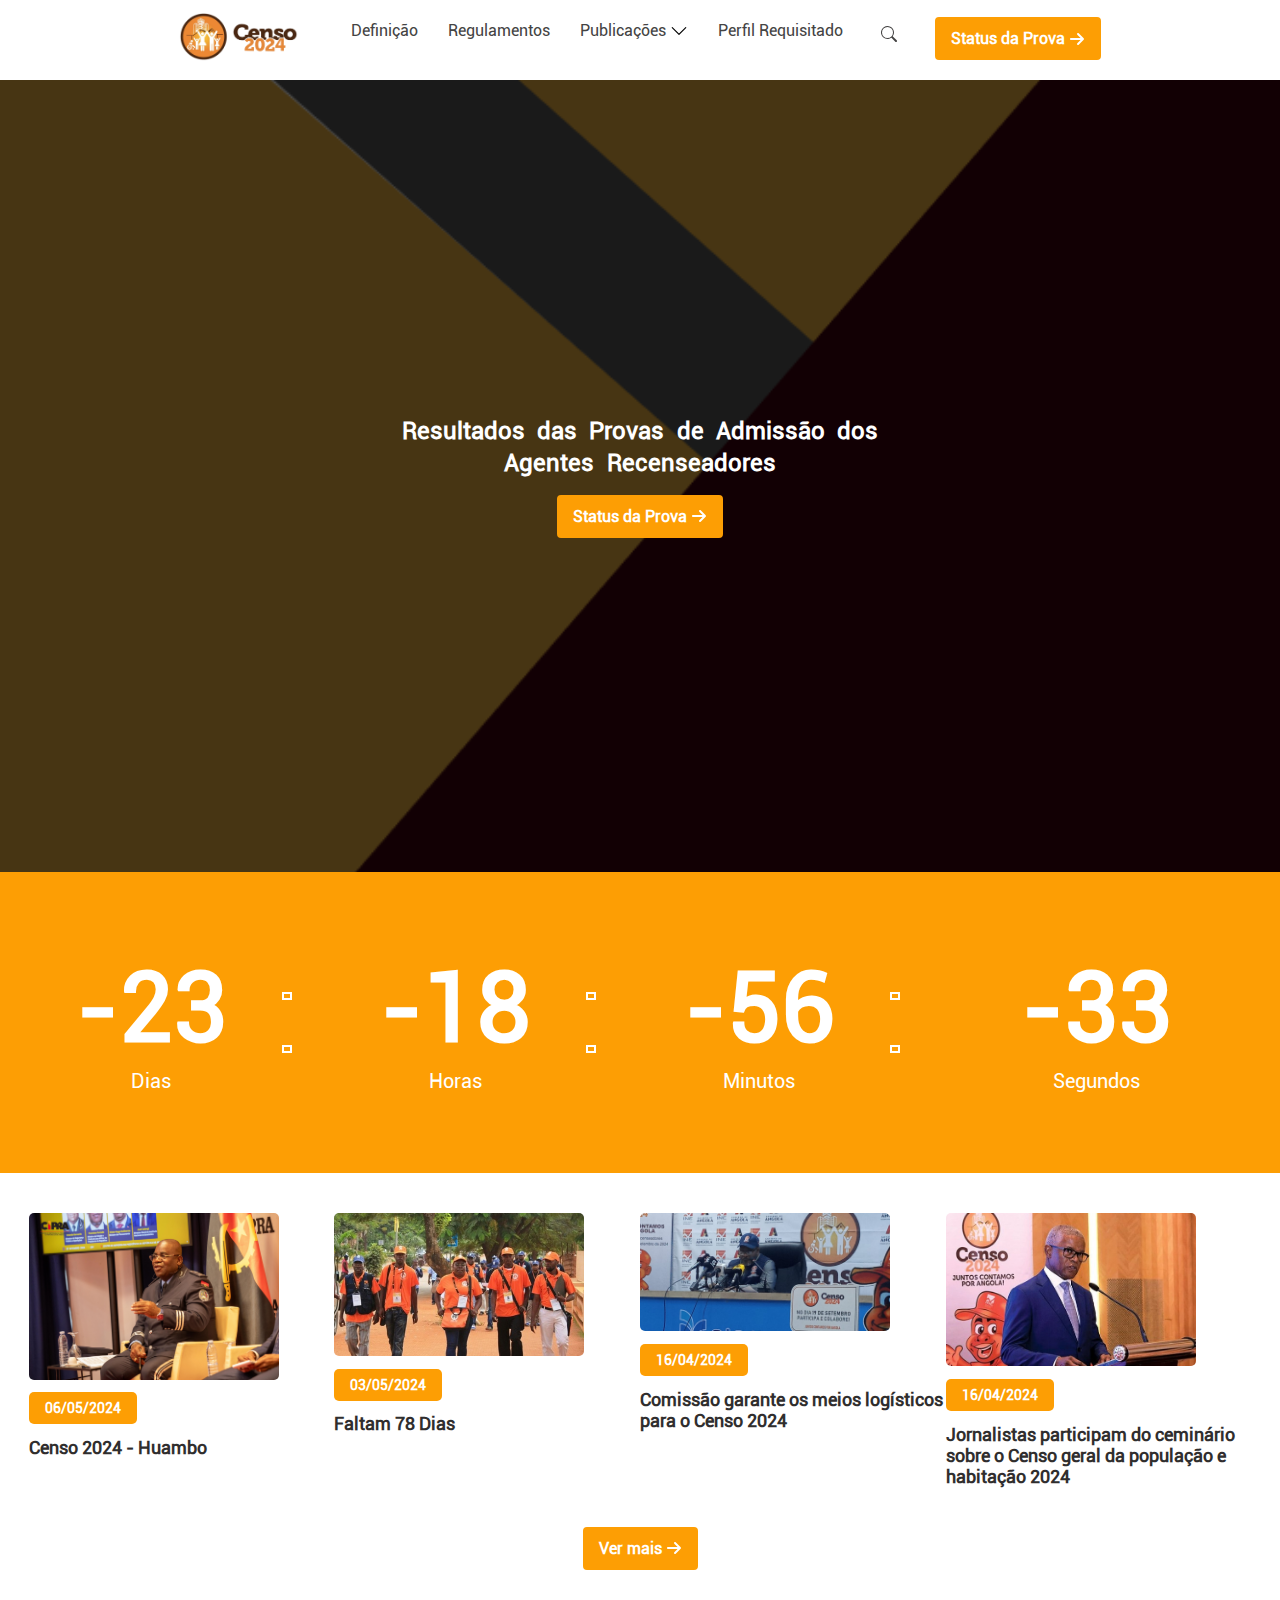
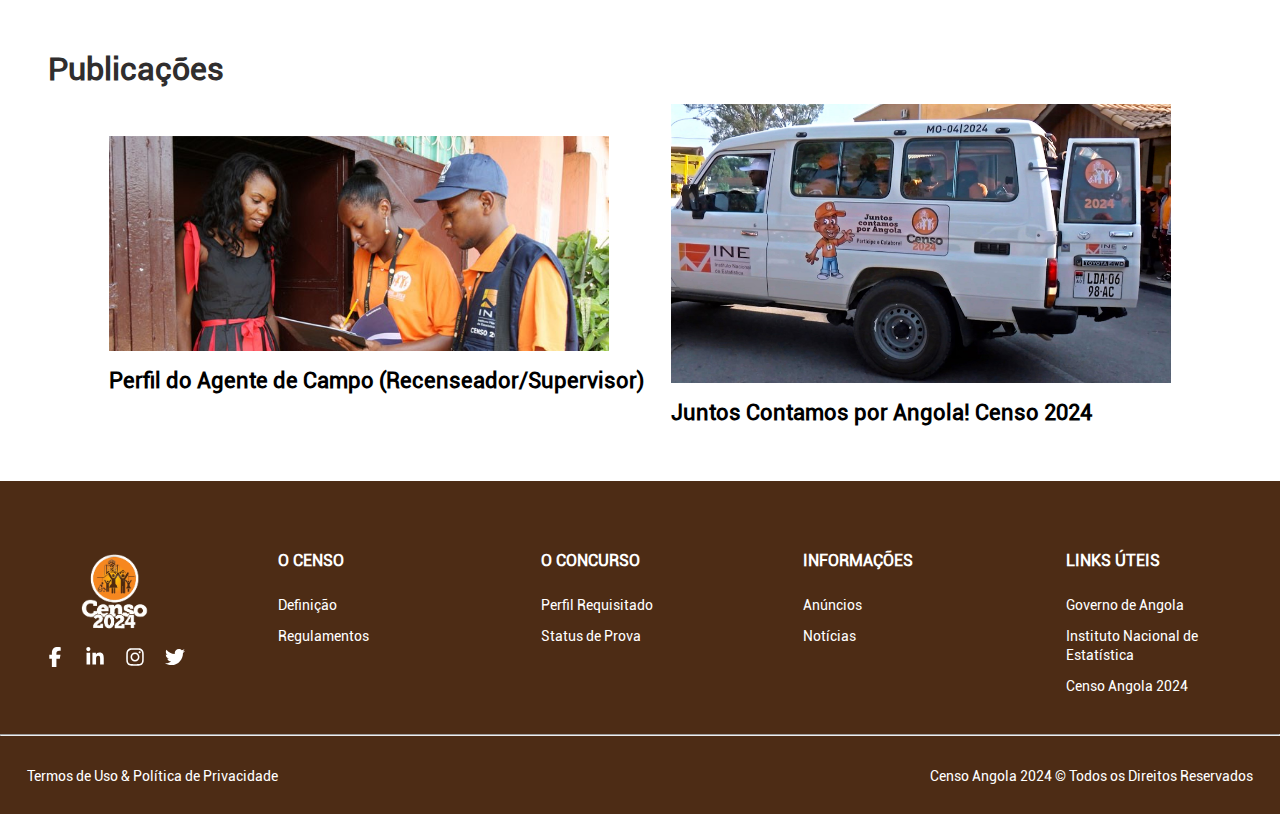
<file: index.html>
<!DOCTYPE html>
<html lang="pt-br">
<head>
    <meta charset="UTF-8">
    <meta name="viewport" content="width=device-width, initial-scale=1.0">
    <link rel="stylesheet" href="css/index.css">
    <link rel="shortcut icon" href="img/logo-white.png" type="image/x-icon">
    <title>Candidaturas - Censo 2024 Oficial</title>
</head>
<body>

    <header>

        <div>
            <a href="index.html">
                <img class="img-logo" src="img/logoCenso.png" alt="">
            </a>
        </div>

        <nav class="nav">

            <ul class="lista-link">
                <li>
                    <a href="definição.html">Definição</a>
                </li>
                <li>
                    <a href="regulamento.html">Regulamentos</a>
                </li>
                <li class="drop">
                    <a href="#">
                        Publicações 
                        <svg xmlns="http://www.w3.org/2000/svg" class="bi bi-chevron-down" viewBox="0 0 16 16">
                        <path fill-rule="evenodd" d="M1.646 4.646a.5.5 0 0 1 .708 0L8 10.293l5.646-5.647a.5.5 0 0 1 .708.708l-6 6a.5.5 0 0 1-.708 0l-6-6a.5.5 0 0 1 0-.708"/>
                        </svg>
                    </a>

                    <div class="dropdown">
                        <a href="anuncio.html">Anúncios</a>
                        <a href="notice.html">Notícias</a>
                    </div>
                    
                </li>
                <li>
                    <a href="perfil-requisitado.html">Perfil Requisitado</a>
                </li>

                <li>
                    <button class="btn-pesquisa">
                        <svg xmlns="http://www.w3.org/2000/svg" class="bi bi-search" viewBox="0 0 16 16">
                            <path d="M11.742 10.344a6.5 6.5 0 1 0-1.397 1.398h-.001q.044.06.098.115l3.85 3.85a1 1 0 0 0 1.415-1.414l-3.85-3.85a1 1 0 0 0-.115-.1zM12 6.5a5.5 5.5 0 1 1-11 0 5.5 5.5 0 0 1 11 0"/>
                          </svg>
                    </button>
                </li>
            </ul>

            <button class="btn-nav" onclick="gotoStatus()">
                <span>Status da Prova</span>
                <svg xmlns="http://www.w3.org/2000/svg" viewBox="0 0 448 512"><path d="M438.6 278.6c12.5-12.5 12.5-32.8 0-45.3l-160-160c-12.5-12.5-32.8-12.5-45.3 0s-12.5 32.8 0 45.3L338.8 224 32 224c-17.7 0-32 14.3-32 32s14.3 32 32 32l306.7 0L233.4 393.4c-12.5 12.5-12.5 32.8 0 45.3s32.8 12.5 45.3 0l160-160z"/></svg>
            </button>
        </nav>

        <div class="menu">
            <button id="open-menu">
                <svg xmlns="http://www.w3.org/2000/svg" viewBox="0 0 448 512"><path d="M0 96C0 78.3 14.3 64 32 64l384 0c17.7 0 32 14.3 32 32s-14.3 32-32 32L32 128C14.3 128 0 113.7 0 96zM0 256c0-17.7 14.3-32 32-32l384 0c17.7 0 32 14.3 32 32s-14.3 32-32 32L32 288c-17.7 0-32-14.3-32-32zM448 416c0 17.7-14.3 32-32 32L32 448c-17.7 0-32-14.3-32-32s14.3-32 32-32l384 0c17.7 0 32 14.3 32 32z"/></svg>
            </button>

            <button id="close-menu">
                <svg xmlns="http://www.w3.org/2000/svg" viewBox="0 0 384 512"><path d="M376.6 84.5c11.3-13.6 9.5-33.8-4.1-45.1s-33.8-9.5-45.1 4.1L192 206 56.6 43.5C45.3 29.9 25.1 28.1 11.5 39.4S-3.9 70.9 7.4 84.5L150.3 256 7.4 427.5c-11.3 13.6-9.5 33.8 4.1 45.1s33.8 9.5 45.1-4.1L192 306 327.4 468.5c11.3 13.6 31.5 15.4 45.1 4.1s15.4-31.5 4.1-45.1L233.7 256 376.6 84.5z"/></svg>
            </button>
        </div>

    </header>

    <div class="margin"></div>

    <main>

        <section class="banner">
            <div class="front-banner">
                <h2>Resultados das Provas de Admissão dos Agentes Recenseadores</h2>

                <button class="btn-nav" onclick="gotoStatus()">
                    <span>Status da Prova</span>
                    <svg xmlns="http://www.w3.org/2000/svg" viewBox="0 0 448 512"><path d="M438.6 278.6c12.5-12.5 12.5-32.8 0-45.3l-160-160c-12.5-12.5-32.8-12.5-45.3 0s-12.5 32.8 0 45.3L338.8 224 32 224c-17.7 0-32 14.3-32 32s14.3 32 32 32l306.7 0L233.4 393.4c-12.5 12.5-12.5 32.8 0 45.3s32.8 12.5 45.3 0l160-160z"/></svg>
                </button>

            </div>
        </section>

        <div class="time">

            <div>
                <div class="time-info">
                    <h3>-23</h3>
                    <span>Dias</span>
                </div>
                <div class="dots">
                    <span></span>
                    <span></span>
                </div>
            </div>

            <div>
                <div class="time-info">
                    <h3>-18</h3>
                    <span>Horas</span>
                </div>
                <div class="dots" id="hid">
                    <span></span>
                    <span></span>
                </div>
            </div>

            <div>
                <div class="time-info">
                    <h3>-56</h3>
                    <span>Minutos</span>
                </div>
                <div class="dots">
                    <span></span>
                    <span></span>
                </div>
            </div>

            <div class="time-info">
                <h3>-33</h3>
                <span>Segundos</span>
            </div>

        </div>
        
        <section class="news">

            <div class="notice">
                <div>
                    <img src="img/foto-1.jpeg" alt="">
                    <span>06/05/2024</span>
                    <p>Censo 2024 - Huambo</p>
                </div>

                <div>
                    <img src="img/foto-2.jpg" alt="">
                    <span>03/05/2024</span>
                    <p>Faltam 78 Dias</p>
                </div>

                <div>
                    <img src="img/foto-3.jpeg" alt="">
                    <span>16/04/2024</span>
                    <p>Comissão garante os meios logísticos para o Censo 2024</p>
                </div>

                <div>
                    <img src="img/foto-4.jpg" alt="">
                    <span>16/04/2024</span>
                    <p>Jornalistas participam do ceminário sobre o Censo geral da população e habitação 2024</p>
                </div>
            </div>

            <button class="btn-news" onclick="gotoNews()">
                <span>Ver mais</span>
                <svg xmlns="http://www.w3.org/2000/svg" viewBox="0 0 448 512"><path d="M438.6 278.6c12.5-12.5 12.5-32.8 0-45.3l-160-160c-12.5-12.5-32.8-12.5-45.3 0s-12.5 32.8 0 45.3L338.8 224 32 224c-17.7 0-32 14.3-32 32s14.3 32 32 32l306.7 0L233.4 393.4c-12.5 12.5-12.5 32.8 0 45.3s32.8 12.5 45.3 0l160-160z"/></svg>
            </button>

        </section>

        <div class="pub">
            <h3>Publicações</h3>

            <div class="pub-item">

                <div>
                    <img src="img/pub-1.jpg" alt="">
                    <h4>Perfil do Agente de Campo (Recenseador/Supervisor)</h4>
                </div>

                <div>
                    <img src="img/pub-2.jpg" alt="">
                    <h4>Juntos Contamos por Angola! Censo 2024</h4>
                </div>
            </div>
        </div>

    </main>

    <footer>

        <section class="footer-top">

            <div class="one">

                <img src="img/logo-white.png" alt="">

                <ul>
                    <li>
                        <a href="#"><svg xmlns="http://www.w3.org/2000/svg" viewBox="0 0 320 512"><path d="M80 299.3V512H196V299.3h86.5l18-97.8H196V166.9c0-51.7 20.3-71.5 72.7-71.5c16.3 0 29.4 .4 37 1.2V7.9C291.4 4 256.4 0 236.2 0C129.3 0 80 50.5 80 159.4v42.1H14v97.8H80z"/></svg></a>
                    </li>

                    <li>
                        <a href="#"><svg xmlns="http://www.w3.org/2000/svg" viewBox="0 0 448 512"><path d="M100.28 448H7.4V148.9h92.88zM53.79 108.1C24.09 108.1 0 83.5 0 53.8a53.79 53.79 0 0 1 107.58 0c0 29.7-24.1 54.3-53.79 54.3zM447.9 448h-92.68V302.4c0-34.7-.7-79.2-48.29-79.2-48.29 0-55.69 37.7-55.69 76.7V448h-92.78V148.9h89.08v40.8h1.3c12.4-23.5 42.69-48.3 87.88-48.3 94 0 111.28 61.9 111.28 142.3V448z"/></svg></a>
                    </li>

                    <li>
                        <a href="#">
                            <svg xmlns="http://www.w3.org/2000/svg" viewBox="0 0 448 512"><path d="M224.1 141c-63.6 0-114.9 51.3-114.9 114.9s51.3 114.9 114.9 114.9S339 319.5 339 255.9 287.7 141 224.1 141zm0 189.6c-41.1 0-74.7-33.5-74.7-74.7s33.5-74.7 74.7-74.7 74.7 33.5 74.7 74.7-33.6 74.7-74.7 74.7zm146.4-194.3c0 14.9-12 26.8-26.8 26.8-14.9 0-26.8-12-26.8-26.8s12-26.8 26.8-26.8 26.8 12 26.8 26.8zm76.1 27.2c-1.7-35.9-9.9-67.7-36.2-93.9-26.2-26.2-58-34.4-93.9-36.2-37-2.1-147.9-2.1-184.9 0-35.8 1.7-67.6 9.9-93.9 36.1s-34.4 58-36.2 93.9c-2.1 37-2.1 147.9 0 184.9 1.7 35.9 9.9 67.7 36.2 93.9s58 34.4 93.9 36.2c37 2.1 147.9 2.1 184.9 0 35.9-1.7 67.7-9.9 93.9-36.2 26.2-26.2 34.4-58 36.2-93.9 2.1-37 2.1-147.8 0-184.8zM398.8 388c-7.8 19.6-22.9 34.7-42.6 42.6-29.5 11.7-99.5 9-132.1 9s-102.7 2.6-132.1-9c-19.6-7.8-34.7-22.9-42.6-42.6-11.7-29.5-9-99.5-9-132.1s-2.6-102.7 9-132.1c7.8-19.6 22.9-34.7 42.6-42.6 29.5-11.7 99.5-9 132.1-9s102.7-2.6 132.1 9c19.6 7.8 34.7 22.9 42.6 42.6 11.7 29.5 9 99.5 9 132.1s2.7 102.7-9 132.1z"/></svg>
                        </a>
                    </li>

                    <li>
                        <a href="#">
                            <svg xmlns="http://www.w3.org/2000/svg" viewBox="0 0 512 512"><path d="M459.37 151.716c.325 4.548.325 9.097.325 13.645 0 138.72-105.583 298.558-298.558 298.558-59.452 0-114.68-17.219-161.137-47.106 8.447.974 16.568 1.299 25.34 1.299 49.055 0 94.213-16.568 130.274-44.832-46.132-.975-84.792-31.188-98.112-72.772 6.498.974 12.995 1.624 19.818 1.624 9.421 0 18.843-1.3 27.614-3.573-48.081-9.747-84.143-51.98-84.143-102.985v-1.299c13.969 7.797 30.214 12.67 47.431 13.319-28.264-18.843-46.781-51.005-46.781-87.391 0-19.492 5.197-37.36 14.294-52.954 51.655 63.675 129.3 105.258 216.365 109.807-1.624-7.797-2.599-15.918-2.599-24.04 0-57.828 46.782-104.934 104.934-104.934 30.213 0 57.502 12.67 76.67 33.137 23.715-4.548 46.456-13.32 66.599-25.34-7.798 24.366-24.366 44.833-46.132 57.827 21.117-2.273 41.584-8.122 60.426-16.243-14.292 20.791-32.161 39.308-52.628 54.253z"/></svg>
                        </a>
                    </li>
                </ul>

            </div>

            <div class="outros">
                <h4>o censo</h4>
                <ul class="list-footer">
                    <li><a href="definição.html">Definição</a></li>
                    <li><a href="regulamento.html">Regulamentos</a></li>
                </ul>
            </div>

            <div class="outros">
                <h4>o concurso</h4>
                <ul class="list-footer">
                    <li><a href="perfil-requisitado.html">Perfil Requisitado</a></li>
                    <li><a href="minha-candidatura.html">Status de Prova</a></li>
                </ul>
            </div>

            <div class="outros">
                <h4>Informações</h4>
                <ul class="list-footer">
                    <li><a href="anuncio.html">Anúncios</a></li>
                    <li><a href="notice.html">Notícias</a></li>
                </ul>
            </div>

            <div class="outros">
                <h4>Links úteis</h4>
                <ul class="list-footer">
                    <li><a href="#">Governo de Angola</a></li>
                    <li><a href="#">Instituto Nacional de Estatística</a></li>
                    <li><a href="#">Censo Angola 2024</a></li>
                </ul>
            </div>

        </section>

        <hr>

        <div class="end">
            <p>Termos de Uso & Política de Privacidade</p>
            <p>Censo Angola 2024 &copy; Todos os Direitos Reservados</p>
        </div>


    </footer>

    <script src="js/script.js"></script>
</body>
</html>
</file>
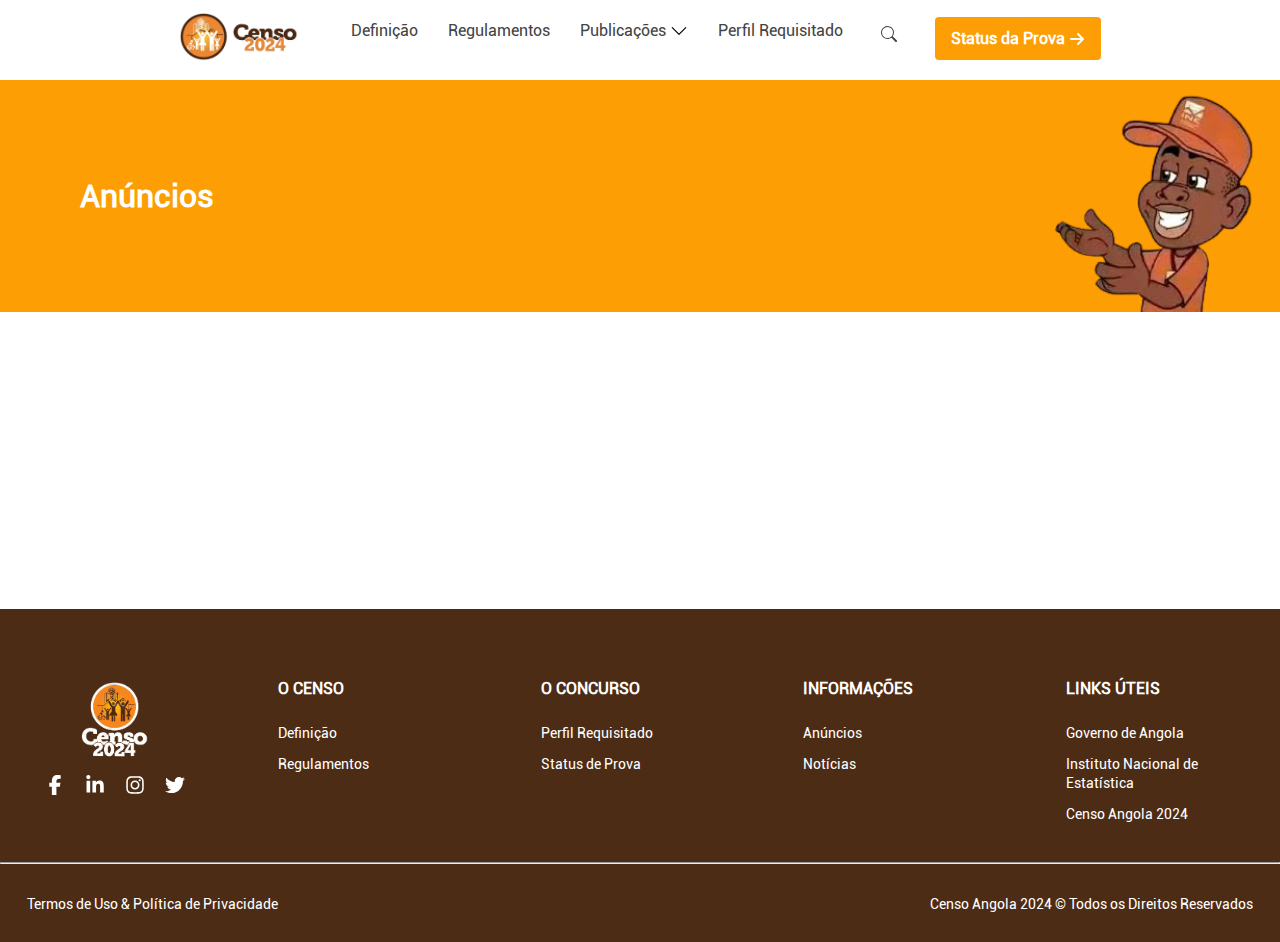
<file: anuncio.html>
<!DOCTYPE html>
<html lang="pt-br">
<head>
    <meta charset="UTF-8">
    <meta name="viewport" content="width=device-width, initial-scale=1.0">
    <link rel="stylesheet" href="css/index.css">

    <link rel="shortcut icon" href="img/logo-white.png" type="image/x-icon">
    <title>Anúncios - Censo 2024 Oficial</title>
</head>
<body>

    <header>

        <div>
            <a href="index.html">
                <img class="img-logo" src="img/logoCenso.png" alt="">
            </a>
        </div>

        <nav class="nav">

            <ul class="lista-link">
                <li>
                    <a href="definição.html">Definição</a>
                </li>
                <li>
                    <a href="regulamento.html">Regulamentos</a>
                </li>
                <li class="drop">
                    <a href="#">
                        Publicações 
                        <svg xmlns="http://www.w3.org/2000/svg" class="bi bi-chevron-down" viewBox="0 0 16 16">
                        <path fill-rule="evenodd" d="M1.646 4.646a.5.5 0 0 1 .708 0L8 10.293l5.646-5.647a.5.5 0 0 1 .708.708l-6 6a.5.5 0 0 1-.708 0l-6-6a.5.5 0 0 1 0-.708"/>
                        </svg>
                    </a>

                    <div class="dropdown">
                        <a href="anuncio.html">Anúncios</a>
                        <a href="notice.html">Notícias</a>
                    </div>
                    
                </li>
                <li>
                    <a href="perfil-requisitado.html">Perfil Requisitado</a>
                </li>

                <li>
                    <button class="btn-pesquisa">
                        <svg xmlns="http://www.w3.org/2000/svg" class="bi bi-search" viewBox="0 0 16 16">
                            <path d="M11.742 10.344a6.5 6.5 0 1 0-1.397 1.398h-.001q.044.06.098.115l3.85 3.85a1 1 0 0 0 1.415-1.414l-3.85-3.85a1 1 0 0 0-.115-.1zM12 6.5a5.5 5.5 0 1 1-11 0 5.5 5.5 0 0 1 11 0"/>
                          </svg>
                    </button>
                </li>
            </ul>

            <button class="btn-nav">
                <span>Status da Prova</span>
                <svg xmlns="http://www.w3.org/2000/svg" viewBox="0 0 448 512"><path d="M438.6 278.6c12.5-12.5 12.5-32.8 0-45.3l-160-160c-12.5-12.5-32.8-12.5-45.3 0s-12.5 32.8 0 45.3L338.8 224 32 224c-17.7 0-32 14.3-32 32s14.3 32 32 32l306.7 0L233.4 393.4c-12.5 12.5-12.5 32.8 0 45.3s32.8 12.5 45.3 0l160-160z"/></svg>
            </button>
        </nav>

        <div class="menu">
            <button id="open-menu">
                <svg xmlns="http://www.w3.org/2000/svg" viewBox="0 0 448 512"><path d="M0 96C0 78.3 14.3 64 32 64l384 0c17.7 0 32 14.3 32 32s-14.3 32-32 32L32 128C14.3 128 0 113.7 0 96zM0 256c0-17.7 14.3-32 32-32l384 0c17.7 0 32 14.3 32 32s-14.3 32-32 32L32 288c-17.7 0-32-14.3-32-32zM448 416c0 17.7-14.3 32-32 32L32 448c-17.7 0-32-14.3-32-32s14.3-32 32-32l384 0c17.7 0 32 14.3 32 32z"/></svg>
            </button>

            <button id="close-menu">
                <svg xmlns="http://www.w3.org/2000/svg" viewBox="0 0 384 512"><path d="M376.6 84.5c11.3-13.6 9.5-33.8-4.1-45.1s-33.8-9.5-45.1 4.1L192 206 56.6 43.5C45.3 29.9 25.1 28.1 11.5 39.4S-3.9 70.9 7.4 84.5L150.3 256 7.4 427.5c-11.3 13.6-9.5 33.8 4.1 45.1s33.8 9.5 45.1-4.1L192 306 327.4 468.5c11.3 13.6 31.5 15.4 45.1 4.1s15.4-31.5 4.1-45.1L233.7 256 376.6 84.5z"/></svg>
            </button>
        </div>

    </header>

    <div class="margin"></div>

    <main>
        <section class="definicao-1">

            <h1 class="h-diz">Anúncios</h1>

            <img src="img/mascote-censo.png" alt="">
        </section>

        <section class="pesquisa-2">
           
        </section>
    </main>

    <footer>

        <section class="footer-top">

            <div class="one">

                <img src="img/logo-white.png" alt="">

                <ul>
                    <li>
                        <a href="#"><svg xmlns="http://www.w3.org/2000/svg" viewBox="0 0 320 512"><path d="M80 299.3V512H196V299.3h86.5l18-97.8H196V166.9c0-51.7 20.3-71.5 72.7-71.5c16.3 0 29.4 .4 37 1.2V7.9C291.4 4 256.4 0 236.2 0C129.3 0 80 50.5 80 159.4v42.1H14v97.8H80z"/></svg></a>
                    </li>

                    <li>
                        <a href="#"><svg xmlns="http://www.w3.org/2000/svg" viewBox="0 0 448 512"><path d="M100.28 448H7.4V148.9h92.88zM53.79 108.1C24.09 108.1 0 83.5 0 53.8a53.79 53.79 0 0 1 107.58 0c0 29.7-24.1 54.3-53.79 54.3zM447.9 448h-92.68V302.4c0-34.7-.7-79.2-48.29-79.2-48.29 0-55.69 37.7-55.69 76.7V448h-92.78V148.9h89.08v40.8h1.3c12.4-23.5 42.69-48.3 87.88-48.3 94 0 111.28 61.9 111.28 142.3V448z"/></svg></a>
                    </li>

                    <li>
                        <a href="#">
                            <svg xmlns="http://www.w3.org/2000/svg" viewBox="0 0 448 512"><path d="M224.1 141c-63.6 0-114.9 51.3-114.9 114.9s51.3 114.9 114.9 114.9S339 319.5 339 255.9 287.7 141 224.1 141zm0 189.6c-41.1 0-74.7-33.5-74.7-74.7s33.5-74.7 74.7-74.7 74.7 33.5 74.7 74.7-33.6 74.7-74.7 74.7zm146.4-194.3c0 14.9-12 26.8-26.8 26.8-14.9 0-26.8-12-26.8-26.8s12-26.8 26.8-26.8 26.8 12 26.8 26.8zm76.1 27.2c-1.7-35.9-9.9-67.7-36.2-93.9-26.2-26.2-58-34.4-93.9-36.2-37-2.1-147.9-2.1-184.9 0-35.8 1.7-67.6 9.9-93.9 36.1s-34.4 58-36.2 93.9c-2.1 37-2.1 147.9 0 184.9 1.7 35.9 9.9 67.7 36.2 93.9s58 34.4 93.9 36.2c37 2.1 147.9 2.1 184.9 0 35.9-1.7 67.7-9.9 93.9-36.2 26.2-26.2 34.4-58 36.2-93.9 2.1-37 2.1-147.8 0-184.8zM398.8 388c-7.8 19.6-22.9 34.7-42.6 42.6-29.5 11.7-99.5 9-132.1 9s-102.7 2.6-132.1-9c-19.6-7.8-34.7-22.9-42.6-42.6-11.7-29.5-9-99.5-9-132.1s-2.6-102.7 9-132.1c7.8-19.6 22.9-34.7 42.6-42.6 29.5-11.7 99.5-9 132.1-9s102.7-2.6 132.1 9c19.6 7.8 34.7 22.9 42.6 42.6 11.7 29.5 9 99.5 9 132.1s2.7 102.7-9 132.1z"/></svg>
                        </a>
                    </li>

                    <li>
                        <a href="#">
                            <svg xmlns="http://www.w3.org/2000/svg" viewBox="0 0 512 512"><path d="M459.37 151.716c.325 4.548.325 9.097.325 13.645 0 138.72-105.583 298.558-298.558 298.558-59.452 0-114.68-17.219-161.137-47.106 8.447.974 16.568 1.299 25.34 1.299 49.055 0 94.213-16.568 130.274-44.832-46.132-.975-84.792-31.188-98.112-72.772 6.498.974 12.995 1.624 19.818 1.624 9.421 0 18.843-1.3 27.614-3.573-48.081-9.747-84.143-51.98-84.143-102.985v-1.299c13.969 7.797 30.214 12.67 47.431 13.319-28.264-18.843-46.781-51.005-46.781-87.391 0-19.492 5.197-37.36 14.294-52.954 51.655 63.675 129.3 105.258 216.365 109.807-1.624-7.797-2.599-15.918-2.599-24.04 0-57.828 46.782-104.934 104.934-104.934 30.213 0 57.502 12.67 76.67 33.137 23.715-4.548 46.456-13.32 66.599-25.34-7.798 24.366-24.366 44.833-46.132 57.827 21.117-2.273 41.584-8.122 60.426-16.243-14.292 20.791-32.161 39.308-52.628 54.253z"/></svg>
                        </a>
                    </li>
                </ul>

            </div>

            <div class="outros">
                <h4>o censo</h4>
                <ul class="list-footer">
                    <li><a href="definição.html">Definição</a></li>
                    <li><a href="regulamento.html">Regulamentos</a></li>
                </ul>
            </div>

            <div class="outros">
                <h4>o concurso</h4>
                <ul class="list-footer">
                    <li><a href="perfil-requisitado.html">Perfil Requisitado</a></li>
                    <li><a href="minha-candidatura.html">Status de Prova</a></li>
                </ul>
            </div>

            <div class="outros">
                <h4>Informações</h4>
                <ul class="list-footer">
                    <li><a href="anuncio.html">Anúncios</a></li>
                    <li><a href="notice.html">Notícias</a></li>
                </ul>
            </div>

            <div class="outros">
                <h4>Links úteis</h4>
                <ul class="list-footer">
                    <li><a href="#">Governo de Angola</a></li>
                    <li><a href="#">Instituto Nacional de Estatística</a></li>
                    <li><a href="#">Censo Angola 2024</a></li>
                </ul>
            </div>

        </section>

        <hr>

        <div class="end">
            <p>Termos de Uso & Política de Privacidade</p>
            <p>Censo Angola 2024 &copy; Todos os Direitos Reservados</p>
        </div>


    </footer>

    <script src="js/script.js"></script>
</body>
</html>
</file>
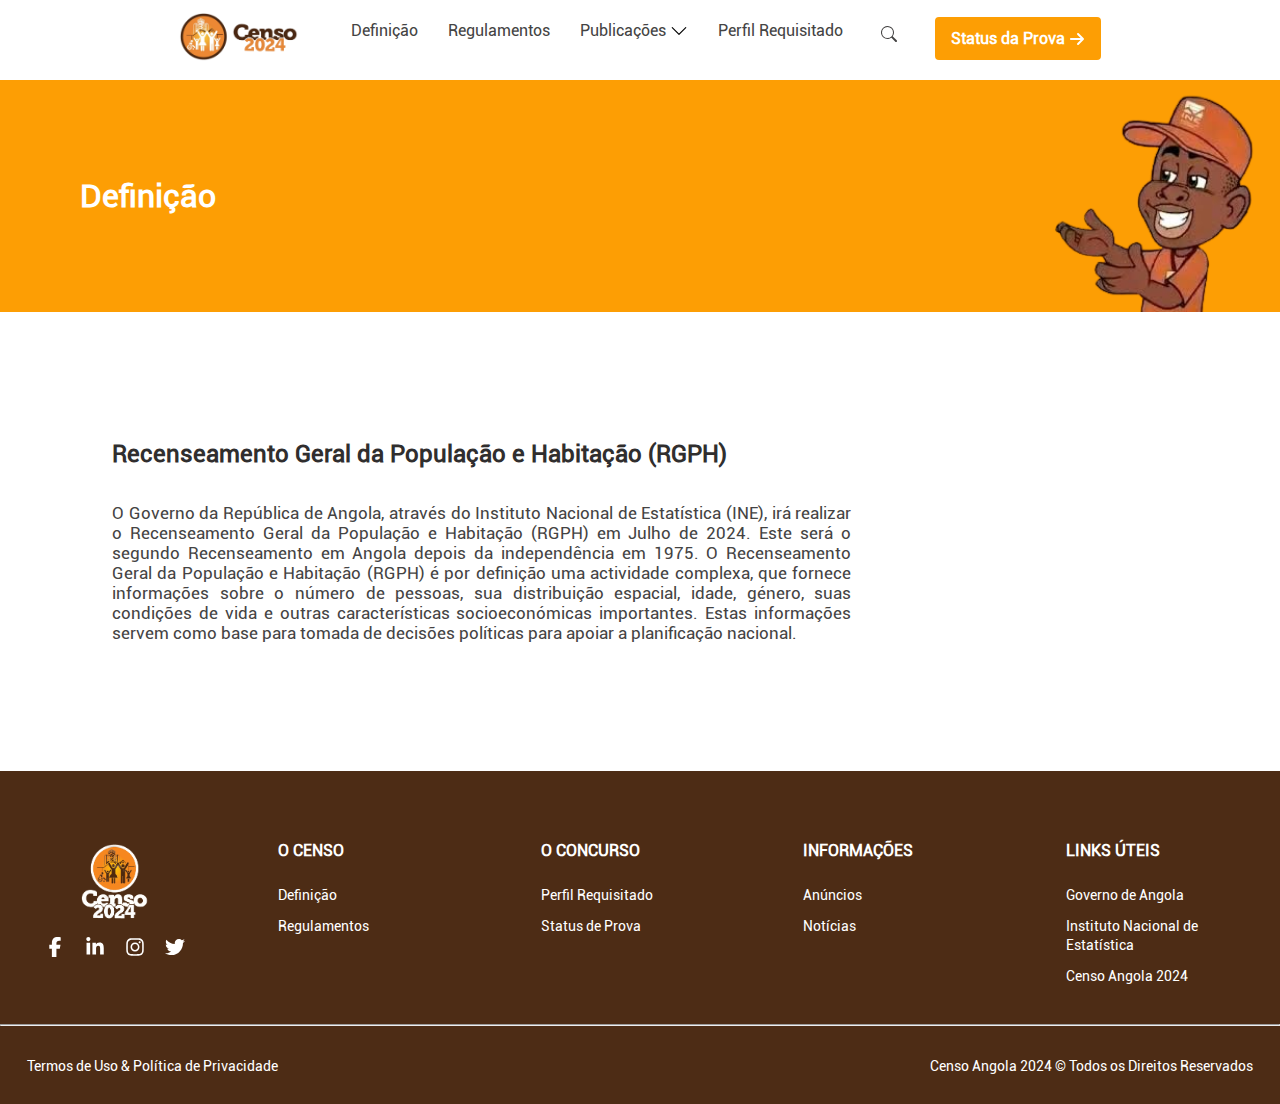
<file: definição.html>
<!DOCTYPE html>
<html lang="pt-br">
<head>
    <meta charset="UTF-8">
    <meta name="viewport" content="width=device-width, initial-scale=1.0">
    <link rel="stylesheet" href="css/index.css">
    <link rel="shortcut icon" href="img/logo-white.png" type="image/x-icon">
    <title>Definição - Censo 2024 Oficial</title>
</head>
<body>

    <header>

        <div>
            <a href="index.html">
                <img class="img-logo" src="img/logoCenso.png" alt="">
            </a>
        </div>

        <nav class="nav">

            <ul class="lista-link">
                <li>
                    <a href="definição.html">Definição</a>
                </li>
                <li>
                    <a href="regulamento.html">Regulamentos</a>
                </li>
                <li class="drop">
                    <a href="#">
                        Publicações 
                        <svg xmlns="http://www.w3.org/2000/svg" class="bi bi-chevron-down" viewBox="0 0 16 16">
                        <path fill-rule="evenodd" d="M1.646 4.646a.5.5 0 0 1 .708 0L8 10.293l5.646-5.647a.5.5 0 0 1 .708.708l-6 6a.5.5 0 0 1-.708 0l-6-6a.5.5 0 0 1 0-.708"/>
                        </svg>
                    </a>

                    <div class="dropdown">
                        <a href="anuncio.html">Anúncios</a>
                        <a href="notice.html">Notícias</a>
                    </div>
                    
                </li>
                <li>
                    <a href="perfil-requisitado.html">Perfil Requisitado</a>
                </li>

                <li>
                    <button class="btn-pesquisa">
                        <svg xmlns="http://www.w3.org/2000/svg" class="bi bi-search" viewBox="0 0 16 16">
                            <path d="M11.742 10.344a6.5 6.5 0 1 0-1.397 1.398h-.001q.044.06.098.115l3.85 3.85a1 1 0 0 0 1.415-1.414l-3.85-3.85a1 1 0 0 0-.115-.1zM12 6.5a5.5 5.5 0 1 1-11 0 5.5 5.5 0 0 1 11 0"/>
                          </svg>
                    </button>
                </li>
            </ul>

            <button class="btn-nav">
                <span>Status da Prova</span>
                <svg xmlns="http://www.w3.org/2000/svg" viewBox="0 0 448 512"><path d="M438.6 278.6c12.5-12.5 12.5-32.8 0-45.3l-160-160c-12.5-12.5-32.8-12.5-45.3 0s-12.5 32.8 0 45.3L338.8 224 32 224c-17.7 0-32 14.3-32 32s14.3 32 32 32l306.7 0L233.4 393.4c-12.5 12.5-12.5 32.8 0 45.3s32.8 12.5 45.3 0l160-160z"/></svg>
            </button>
        </nav>

        <div class="menu">
            <button id="open-menu">
                <svg xmlns="http://www.w3.org/2000/svg" viewBox="0 0 448 512"><path d="M0 96C0 78.3 14.3 64 32 64l384 0c17.7 0 32 14.3 32 32s-14.3 32-32 32L32 128C14.3 128 0 113.7 0 96zM0 256c0-17.7 14.3-32 32-32l384 0c17.7 0 32 14.3 32 32s-14.3 32-32 32L32 288c-17.7 0-32-14.3-32-32zM448 416c0 17.7-14.3 32-32 32L32 448c-17.7 0-32-14.3-32-32s14.3-32 32-32l384 0c17.7 0 32 14.3 32 32z"/></svg>
            </button>

            <button id="close-menu">
                <svg xmlns="http://www.w3.org/2000/svg" viewBox="0 0 384 512"><path d="M376.6 84.5c11.3-13.6 9.5-33.8-4.1-45.1s-33.8-9.5-45.1 4.1L192 206 56.6 43.5C45.3 29.9 25.1 28.1 11.5 39.4S-3.9 70.9 7.4 84.5L150.3 256 7.4 427.5c-11.3 13.6-9.5 33.8 4.1 45.1s33.8 9.5 45.1-4.1L192 306 327.4 468.5c11.3 13.6 31.5 15.4 45.1 4.1s15.4-31.5 4.1-45.1L233.7 256 376.6 84.5z"/></svg>
            </button>
        </div>

    </header>

    <div class="margin"></div>

    <main>
        <section class="definicao-1">

            <h1 class="h-diz">Definição</h1>

            <img src="img/mascote-censo.png" alt="">
        </section>

        <section class="definicao-2">

            <h1>Recenseamento Geral da População e Habitação (RGPH)</h1>

            <p>O Governo da República de Angola, através do Instituto Nacional de Estatística (INE), irá realizar o Recenseamento Geral da População e Habitação (RGPH) em Julho de 2024. Este será o segundo Recenseamento em Angola depois da independência em 1975. O Recenseamento Geral da População e Habitação (RGPH) é por definição uma actividade complexa, que fornece informações sobre o número de pessoas, sua distribuição espacial, idade, género, suas condições de vida e outras características socioeconómicas importantes. Estas informações servem como base para tomada de decisões políticas para apoiar a planificação nacional.</p>
        </section>
    </main>

    <footer>

        <section class="footer-top">

            <div class="one">

                <img src="img/logo-white.png" alt="">

                <ul>
                    <li>
                        <a href="#"><svg xmlns="http://www.w3.org/2000/svg" viewBox="0 0 320 512"><path d="M80 299.3V512H196V299.3h86.5l18-97.8H196V166.9c0-51.7 20.3-71.5 72.7-71.5c16.3 0 29.4 .4 37 1.2V7.9C291.4 4 256.4 0 236.2 0C129.3 0 80 50.5 80 159.4v42.1H14v97.8H80z"/></svg></a>
                    </li>

                    <li>
                        <a href="#"><svg xmlns="http://www.w3.org/2000/svg" viewBox="0 0 448 512"><path d="M100.28 448H7.4V148.9h92.88zM53.79 108.1C24.09 108.1 0 83.5 0 53.8a53.79 53.79 0 0 1 107.58 0c0 29.7-24.1 54.3-53.79 54.3zM447.9 448h-92.68V302.4c0-34.7-.7-79.2-48.29-79.2-48.29 0-55.69 37.7-55.69 76.7V448h-92.78V148.9h89.08v40.8h1.3c12.4-23.5 42.69-48.3 87.88-48.3 94 0 111.28 61.9 111.28 142.3V448z"/></svg></a>
                    </li>

                    <li>
                        <a href="#">
                            <svg xmlns="http://www.w3.org/2000/svg" viewBox="0 0 448 512"><path d="M224.1 141c-63.6 0-114.9 51.3-114.9 114.9s51.3 114.9 114.9 114.9S339 319.5 339 255.9 287.7 141 224.1 141zm0 189.6c-41.1 0-74.7-33.5-74.7-74.7s33.5-74.7 74.7-74.7 74.7 33.5 74.7 74.7-33.6 74.7-74.7 74.7zm146.4-194.3c0 14.9-12 26.8-26.8 26.8-14.9 0-26.8-12-26.8-26.8s12-26.8 26.8-26.8 26.8 12 26.8 26.8zm76.1 27.2c-1.7-35.9-9.9-67.7-36.2-93.9-26.2-26.2-58-34.4-93.9-36.2-37-2.1-147.9-2.1-184.9 0-35.8 1.7-67.6 9.9-93.9 36.1s-34.4 58-36.2 93.9c-2.1 37-2.1 147.9 0 184.9 1.7 35.9 9.9 67.7 36.2 93.9s58 34.4 93.9 36.2c37 2.1 147.9 2.1 184.9 0 35.9-1.7 67.7-9.9 93.9-36.2 26.2-26.2 34.4-58 36.2-93.9 2.1-37 2.1-147.8 0-184.8zM398.8 388c-7.8 19.6-22.9 34.7-42.6 42.6-29.5 11.7-99.5 9-132.1 9s-102.7 2.6-132.1-9c-19.6-7.8-34.7-22.9-42.6-42.6-11.7-29.5-9-99.5-9-132.1s-2.6-102.7 9-132.1c7.8-19.6 22.9-34.7 42.6-42.6 29.5-11.7 99.5-9 132.1-9s102.7-2.6 132.1 9c19.6 7.8 34.7 22.9 42.6 42.6 11.7 29.5 9 99.5 9 132.1s2.7 102.7-9 132.1z"/></svg>
                        </a>
                    </li>

                    <li>
                        <a href="#">
                            <svg xmlns="http://www.w3.org/2000/svg" viewBox="0 0 512 512"><path d="M459.37 151.716c.325 4.548.325 9.097.325 13.645 0 138.72-105.583 298.558-298.558 298.558-59.452 0-114.68-17.219-161.137-47.106 8.447.974 16.568 1.299 25.34 1.299 49.055 0 94.213-16.568 130.274-44.832-46.132-.975-84.792-31.188-98.112-72.772 6.498.974 12.995 1.624 19.818 1.624 9.421 0 18.843-1.3 27.614-3.573-48.081-9.747-84.143-51.98-84.143-102.985v-1.299c13.969 7.797 30.214 12.67 47.431 13.319-28.264-18.843-46.781-51.005-46.781-87.391 0-19.492 5.197-37.36 14.294-52.954 51.655 63.675 129.3 105.258 216.365 109.807-1.624-7.797-2.599-15.918-2.599-24.04 0-57.828 46.782-104.934 104.934-104.934 30.213 0 57.502 12.67 76.67 33.137 23.715-4.548 46.456-13.32 66.599-25.34-7.798 24.366-24.366 44.833-46.132 57.827 21.117-2.273 41.584-8.122 60.426-16.243-14.292 20.791-32.161 39.308-52.628 54.253z"/></svg>
                        </a>
                    </li>
                </ul>

            </div>

            <div class="outros">
                <h4>o censo</h4>
                <ul class="list-footer">
                    <li><a href="definição.html">Definição</a></li>
                    <li><a href="regulamento.html">Regulamentos</a></li>
                </ul>
            </div>

            <div class="outros">
                <h4>o concurso</h4>
                <ul class="list-footer">
                    <li><a href="perfil-requisitado.html">Perfil Requisitado</a></li>
                    <li><a href="minha-candidatura.html">Status de Prova</a></li>
                </ul>
            </div>

            <div class="outros">
                <h4>Informações</h4>
                <ul class="list-footer">
                    <li><a href="anuncio.html">Anúncios</a></li>
                    <li><a href="notice.html">Notícias</a></li>
                </ul>
            </div>

            <div class="outros">
                <h4>Links úteis</h4>
                <ul class="list-footer">
                    <li><a href="#">Governo de Angola</a></li>
                    <li><a href="#">Instituto Nacional de Estatística</a></li>
                    <li><a href="#">Censo Angola 2024</a></li>
                </ul>
            </div>

        </section>

        <hr>

        <div class="end">
            <p>Termos de Uso & Política de Privacidade</p>
            <p>Censo Angola 2024 &copy; Todos os Direitos Reservados</p>
        </div>


    </footer>

    <script src="js/script.js"></script>
</body>
</html>
</file>
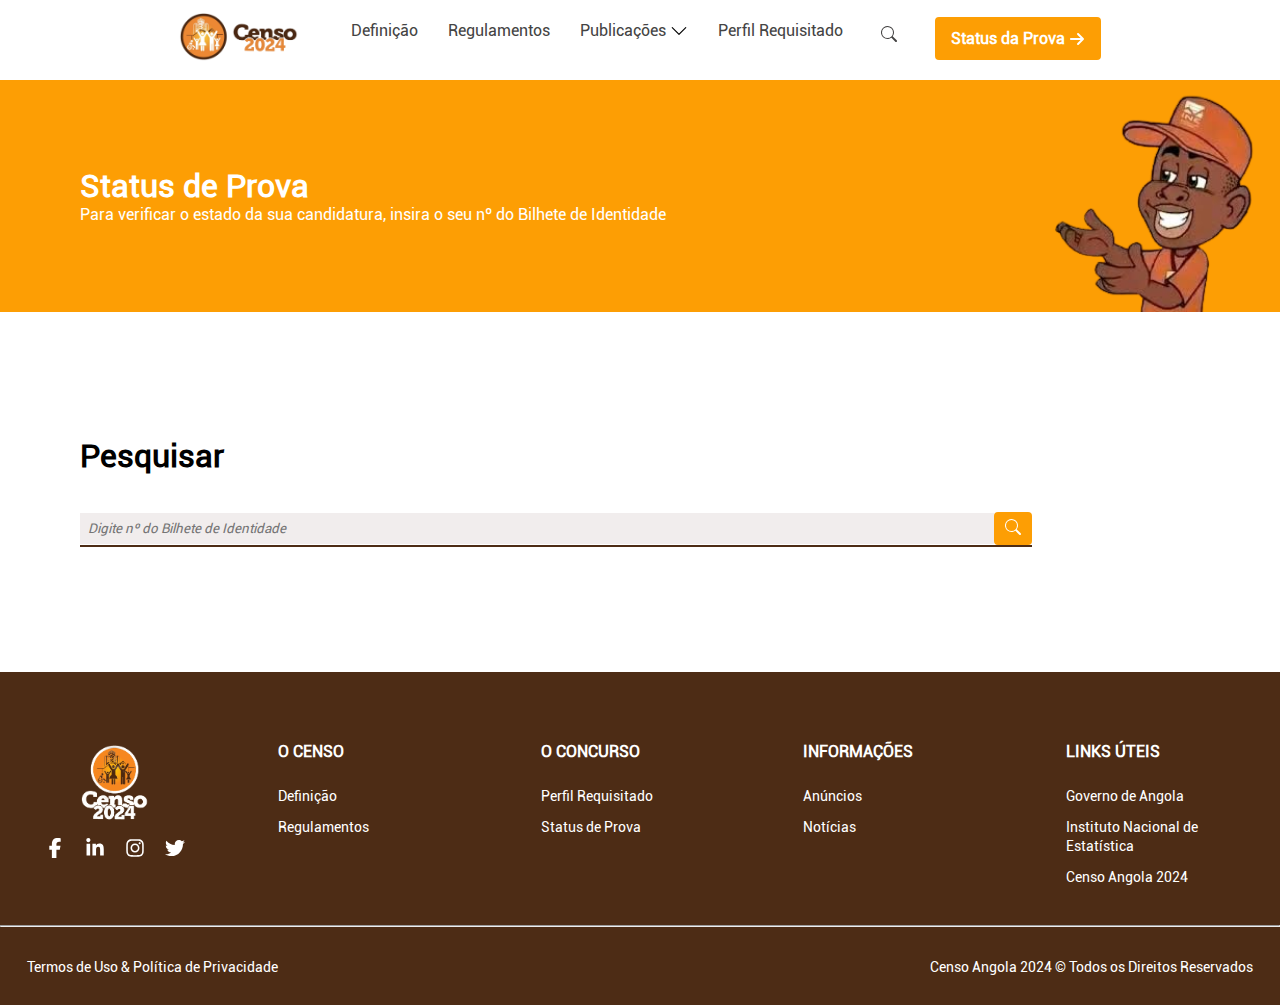
<file: minha-candidatura.html>
<!DOCTYPE html>
<html lang="pt-br">
<head>
    <meta charset="UTF-8">
    <meta name="viewport" content="width=device-width, initial-scale=1.0">
    <link rel="stylesheet" href="css/index.css">
    <link rel="shortcut icon" href="img/logo-white.png" type="image/x-icon">
    <title>Status de Prova - Censo 2024 Oficial</title>
</head>
<body>

    <header>

        <div>
            <a href="index.html">
                <img class="img-logo" src="img/logoCenso.png" alt="">
            </a>
        </div>

        <nav class="nav">

            <ul class="lista-link">
                <li>
                    <a href="definição.html">Definição</a>
                </li>
                <li>
                    <a href="regulamento.html">Regulamentos</a>
                </li>
                <li class="drop">
                    <a href="#">
                        Publicações 
                        <svg xmlns="http://www.w3.org/2000/svg" class="bi bi-chevron-down" viewBox="0 0 16 16">
                        <path fill-rule="evenodd" d="M1.646 4.646a.5.5 0 0 1 .708 0L8 10.293l5.646-5.647a.5.5 0 0 1 .708.708l-6 6a.5.5 0 0 1-.708 0l-6-6a.5.5 0 0 1 0-.708"/>
                        </svg>
                    </a>

                    <div class="dropdown">
                        <a href="anuncio.html">Anúncios</a>
                        <a href="notice.html">Notícias</a>
                    </div>
                    
                </li>
                <li>
                    <a href="perfil-requisitado.html">Perfil Requisitado</a>
                </li>

                <li>
                    <button class="btn-pesquisa">
                        <svg xmlns="http://www.w3.org/2000/svg" class="bi bi-search" viewBox="0 0 16 16">
                            <path d="M11.742 10.344a6.5 6.5 0 1 0-1.397 1.398h-.001q.044.06.098.115l3.85 3.85a1 1 0 0 0 1.415-1.414l-3.85-3.85a1 1 0 0 0-.115-.1zM12 6.5a5.5 5.5 0 1 1-11 0 5.5 5.5 0 0 1 11 0"/>
                          </svg>
                    </button>
                </li>
            </ul>

            <button class="btn-nav">
                <span>Status da Prova</span>
                <svg xmlns="http://www.w3.org/2000/svg" viewBox="0 0 448 512"><path d="M438.6 278.6c12.5-12.5 12.5-32.8 0-45.3l-160-160c-12.5-12.5-32.8-12.5-45.3 0s-12.5 32.8 0 45.3L338.8 224 32 224c-17.7 0-32 14.3-32 32s14.3 32 32 32l306.7 0L233.4 393.4c-12.5 12.5-12.5 32.8 0 45.3s32.8 12.5 45.3 0l160-160z"/></svg>
            </button>
        </nav>

        <div class="menu">
            <button id="open-menu">
                <svg xmlns="http://www.w3.org/2000/svg" viewBox="0 0 448 512"><path d="M0 96C0 78.3 14.3 64 32 64l384 0c17.7 0 32 14.3 32 32s-14.3 32-32 32L32 128C14.3 128 0 113.7 0 96zM0 256c0-17.7 14.3-32 32-32l384 0c17.7 0 32 14.3 32 32s-14.3 32-32 32L32 288c-17.7 0-32-14.3-32-32zM448 416c0 17.7-14.3 32-32 32L32 448c-17.7 0-32-14.3-32-32s14.3-32 32-32l384 0c17.7 0 32 14.3 32 32z"/></svg>
            </button>

            <button id="close-menu">
                <svg xmlns="http://www.w3.org/2000/svg" viewBox="0 0 384 512"><path d="M376.6 84.5c11.3-13.6 9.5-33.8-4.1-45.1s-33.8-9.5-45.1 4.1L192 206 56.6 43.5C45.3 29.9 25.1 28.1 11.5 39.4S-3.9 70.9 7.4 84.5L150.3 256 7.4 427.5c-11.3 13.6-9.5 33.8 4.1 45.1s33.8 9.5 45.1-4.1L192 306 327.4 468.5c11.3 13.6 31.5 15.4 45.1 4.1s15.4-31.5 4.1-45.1L233.7 256 376.6 84.5z"/></svg>
            </button>
        </div>

    </header>

    <div class="margin"></div>

    <main>
        <section class="definicao-1">

            <div>
                <h1 class="h-diz">Status de Prova</h1>
                <p>Para verificar o estado da sua candidatura, insira o seu nº do Bilhete de Identidade</p>
            </div>

            <img src="img/mascote-censo.png" alt="">
        </section>

        <section class="Status-2">

            <h1>Pesquisar</h1>

            <div class="pesquisa">
                <input type="search" name="" id="" placeholder="Digite nº do Bilhete de Identidade">

                <button type="submit">
                    <svg xmlns="http://www.w3.org/2000/svg" class="bi bi-search" viewBox="0 0 16 16">
                    <path d="M11.742 10.344a6.5 6.5 0 1 0-1.397 1.398h-.001q.044.06.098.115l3.85 3.85a1 1 0 0 0 1.415-1.414l-3.85-3.85a1 1 0 0 0-.115-.1zM12 6.5a5.5 5.5 0 1 1-11 0 5.5 5.5 0 0 1 11 0"/>
                  </svg>
                </button>
            </div>
            
        </section>
    </main>

    <footer>

        <section class="footer-top">

            <div class="one">

                <img src="img/logo-white.png" alt="">

                <ul>
                    <li>
                        <a href="#"><svg xmlns="http://www.w3.org/2000/svg" viewBox="0 0 320 512"><path d="M80 299.3V512H196V299.3h86.5l18-97.8H196V166.9c0-51.7 20.3-71.5 72.7-71.5c16.3 0 29.4 .4 37 1.2V7.9C291.4 4 256.4 0 236.2 0C129.3 0 80 50.5 80 159.4v42.1H14v97.8H80z"/></svg></a>
                    </li>

                    <li>
                        <a href="#"><svg xmlns="http://www.w3.org/2000/svg" viewBox="0 0 448 512"><path d="M100.28 448H7.4V148.9h92.88zM53.79 108.1C24.09 108.1 0 83.5 0 53.8a53.79 53.79 0 0 1 107.58 0c0 29.7-24.1 54.3-53.79 54.3zM447.9 448h-92.68V302.4c0-34.7-.7-79.2-48.29-79.2-48.29 0-55.69 37.7-55.69 76.7V448h-92.78V148.9h89.08v40.8h1.3c12.4-23.5 42.69-48.3 87.88-48.3 94 0 111.28 61.9 111.28 142.3V448z"/></svg></a>
                    </li>

                    <li>
                        <a href="#">
                            <svg xmlns="http://www.w3.org/2000/svg" viewBox="0 0 448 512"><path d="M224.1 141c-63.6 0-114.9 51.3-114.9 114.9s51.3 114.9 114.9 114.9S339 319.5 339 255.9 287.7 141 224.1 141zm0 189.6c-41.1 0-74.7-33.5-74.7-74.7s33.5-74.7 74.7-74.7 74.7 33.5 74.7 74.7-33.6 74.7-74.7 74.7zm146.4-194.3c0 14.9-12 26.8-26.8 26.8-14.9 0-26.8-12-26.8-26.8s12-26.8 26.8-26.8 26.8 12 26.8 26.8zm76.1 27.2c-1.7-35.9-9.9-67.7-36.2-93.9-26.2-26.2-58-34.4-93.9-36.2-37-2.1-147.9-2.1-184.9 0-35.8 1.7-67.6 9.9-93.9 36.1s-34.4 58-36.2 93.9c-2.1 37-2.1 147.9 0 184.9 1.7 35.9 9.9 67.7 36.2 93.9s58 34.4 93.9 36.2c37 2.1 147.9 2.1 184.9 0 35.9-1.7 67.7-9.9 93.9-36.2 26.2-26.2 34.4-58 36.2-93.9 2.1-37 2.1-147.8 0-184.8zM398.8 388c-7.8 19.6-22.9 34.7-42.6 42.6-29.5 11.7-99.5 9-132.1 9s-102.7 2.6-132.1-9c-19.6-7.8-34.7-22.9-42.6-42.6-11.7-29.5-9-99.5-9-132.1s-2.6-102.7 9-132.1c7.8-19.6 22.9-34.7 42.6-42.6 29.5-11.7 99.5-9 132.1-9s102.7-2.6 132.1 9c19.6 7.8 34.7 22.9 42.6 42.6 11.7 29.5 9 99.5 9 132.1s2.7 102.7-9 132.1z"/></svg>
                        </a>
                    </li>

                    <li>
                        <a href="#">
                            <svg xmlns="http://www.w3.org/2000/svg" viewBox="0 0 512 512"><path d="M459.37 151.716c.325 4.548.325 9.097.325 13.645 0 138.72-105.583 298.558-298.558 298.558-59.452 0-114.68-17.219-161.137-47.106 8.447.974 16.568 1.299 25.34 1.299 49.055 0 94.213-16.568 130.274-44.832-46.132-.975-84.792-31.188-98.112-72.772 6.498.974 12.995 1.624 19.818 1.624 9.421 0 18.843-1.3 27.614-3.573-48.081-9.747-84.143-51.98-84.143-102.985v-1.299c13.969 7.797 30.214 12.67 47.431 13.319-28.264-18.843-46.781-51.005-46.781-87.391 0-19.492 5.197-37.36 14.294-52.954 51.655 63.675 129.3 105.258 216.365 109.807-1.624-7.797-2.599-15.918-2.599-24.04 0-57.828 46.782-104.934 104.934-104.934 30.213 0 57.502 12.67 76.67 33.137 23.715-4.548 46.456-13.32 66.599-25.34-7.798 24.366-24.366 44.833-46.132 57.827 21.117-2.273 41.584-8.122 60.426-16.243-14.292 20.791-32.161 39.308-52.628 54.253z"/></svg>
                        </a>
                    </li>
                </ul>

            </div>

            <div class="outros">
                <h4>o censo</h4>
                <ul class="list-footer">
                    <li><a href="definição.html">Definição</a></li>
                    <li><a href="regulamento.html">Regulamentos</a></li>
                </ul>
            </div>

            <div class="outros">
                <h4>o concurso</h4>
                <ul class="list-footer">
                    <li><a href="perfil-requisitado.html">Perfil Requisitado</a></li>
                    <li><a href="minha-candidatura.html">Status de Prova</a></li>
                </ul>
            </div>

            <div class="outros">
                <h4>Informações</h4>
                <ul class="list-footer">
                    <li><a href="anuncio.html">Anúncios</a></li>
                    <li><a href="notice.html">Notícias</a></li>
                </ul>
            </div>

            <div class="outros">
                <h4>Links úteis</h4>
                <ul class="list-footer">
                    <li><a href="#">Governo de Angola</a></li>
                    <li><a href="#">Instituto Nacional de Estatística</a></li>
                    <li><a href="#">Censo Angola 2024</a></li>
                </ul>
            </div>

        </section>

        <hr>

        <div class="end">
            <p>Termos de Uso & Política de Privacidade</p>
            <p>Censo Angola 2024 &copy; Todos os Direitos Reservados</p>
        </div>


    </footer>

    <script src="js/script.js"></script>
</body>
</html>
</file>
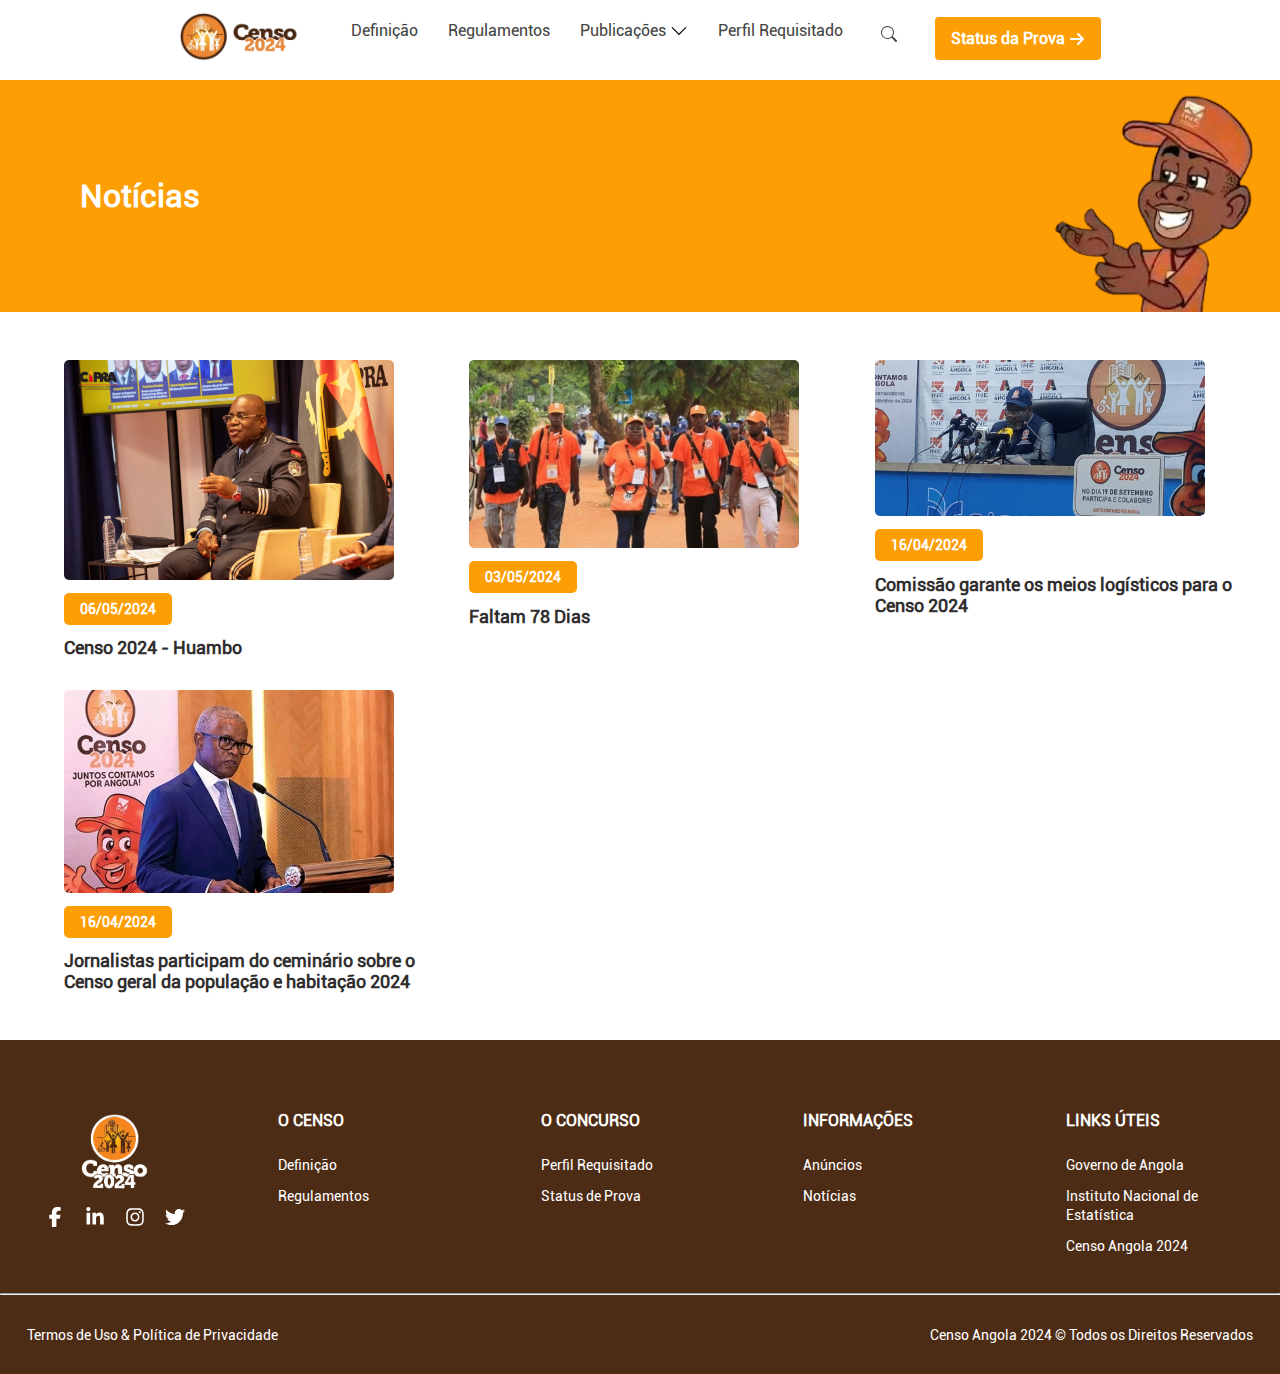
<file: notice.html>
<!DOCTYPE html>
<html lang="pt-br">
<head>
    <meta charset="UTF-8">
    <meta name="viewport" content="width=device-width, initial-scale=1.0">
    <link rel="stylesheet" href="css/index.css">

    <link rel="shortcut icon" href="img/logo-white.png" type="image/x-icon">
    <title>Notícias - Censo 2024 Oficial</title>
</head>
<body>

    <header>

        <div>
            <a href="index.html">
                <img class="img-logo" src="img/logoCenso.png" alt="">
            </a>
        </div>

        <nav class="nav">

            <ul class="lista-link">
                <li>
                    <a href="definição.html">Definição</a>
                </li>
                <li>
                    <a href="regulamento.html">Regulamentos</a>
                </li>
                <li class="drop">
                    <a href="#">
                        Publicações 
                        <svg xmlns="http://www.w3.org/2000/svg" class="bi bi-chevron-down" viewBox="0 0 16 16">
                        <path fill-rule="evenodd" d="M1.646 4.646a.5.5 0 0 1 .708 0L8 10.293l5.646-5.647a.5.5 0 0 1 .708.708l-6 6a.5.5 0 0 1-.708 0l-6-6a.5.5 0 0 1 0-.708"/>
                        </svg>
                    </a>

                    <div class="dropdown">
                        <a href="anuncio.html">Anúncios</a>
                        <a href="notice.html">Notícias</a>
                    </div>
                    
                </li>
                <li>
                    <a href="perfil-requisitado.html">Perfil Requisitado</a>
                </li>

                <li>
                    <button class="btn-pesquisa">
                        <svg xmlns="http://www.w3.org/2000/svg" class="bi bi-search" viewBox="0 0 16 16">
                            <path d="M11.742 10.344a6.5 6.5 0 1 0-1.397 1.398h-.001q.044.06.098.115l3.85 3.85a1 1 0 0 0 1.415-1.414l-3.85-3.85a1 1 0 0 0-.115-.1zM12 6.5a5.5 5.5 0 1 1-11 0 5.5 5.5 0 0 1 11 0"/>
                          </svg>
                    </button>
                </li>
            </ul>

            <button class="btn-nav" onclick="gotoStatus()">
                <span>Status da Prova</span>
                <svg xmlns="http://www.w3.org/2000/svg" viewBox="0 0 448 512"><path d="M438.6 278.6c12.5-12.5 12.5-32.8 0-45.3l-160-160c-12.5-12.5-32.8-12.5-45.3 0s-12.5 32.8 0 45.3L338.8 224 32 224c-17.7 0-32 14.3-32 32s14.3 32 32 32l306.7 0L233.4 393.4c-12.5 12.5-12.5 32.8 0 45.3s32.8 12.5 45.3 0l160-160z"/></svg>
            </button>
        </nav>

        <div class="menu">
            <button id="open-menu">
                <svg xmlns="http://www.w3.org/2000/svg" viewBox="0 0 448 512"><path d="M0 96C0 78.3 14.3 64 32 64l384 0c17.7 0 32 14.3 32 32s-14.3 32-32 32L32 128C14.3 128 0 113.7 0 96zM0 256c0-17.7 14.3-32 32-32l384 0c17.7 0 32 14.3 32 32s-14.3 32-32 32L32 288c-17.7 0-32-14.3-32-32zM448 416c0 17.7-14.3 32-32 32L32 448c-17.7 0-32-14.3-32-32s14.3-32 32-32l384 0c17.7 0 32 14.3 32 32z"/></svg>
            </button>

            <button id="close-menu">
                <svg xmlns="http://www.w3.org/2000/svg" viewBox="0 0 384 512"><path d="M376.6 84.5c11.3-13.6 9.5-33.8-4.1-45.1s-33.8-9.5-45.1 4.1L192 206 56.6 43.5C45.3 29.9 25.1 28.1 11.5 39.4S-3.9 70.9 7.4 84.5L150.3 256 7.4 427.5c-11.3 13.6-9.5 33.8 4.1 45.1s33.8 9.5 45.1-4.1L192 306 327.4 468.5c11.3 13.6 31.5 15.4 45.1 4.1s15.4-31.5 4.1-45.1L233.7 256 376.6 84.5z"/></svg>
            </button>
        </div>

    </header>

    <div class="margin"></div>

    <main>
        <section class="definicao-1">

            <h1 class="h-diz">Notícias</h1>

            <img src="img/mascote-censo.png" alt="">
        </section>

        <section class="news-2">
            <div class="notice2">
                <div>
                    <img src="img/foto-1.jpeg" alt="">
                    <span>06/05/2024</span>
                    <p>Censo 2024 - Huambo</p>
                </div>

                <div>
                    <img src="img/foto-2.jpg" alt="">
                    <span>03/05/2024</span>
                    <p>Faltam 78 Dias</p>
                </div>

                <div>
                    <img src="img/foto-3.jpeg" alt="">
                    <span>16/04/2024</span>
                    <p>Comissão garante os meios logísticos para o Censo 2024</p>
                </div>

                <div>
                    <img src="img/foto-4.jpg" alt="">
                    <span>16/04/2024</span>
                    <p>Jornalistas participam do ceminário sobre o Censo geral da população e habitação 2024</p>
                </div>
            </div>
        </section>
    </main>

    <footer>

        <section class="footer-top">

            <div class="one">

                <img src="img/logo-white.png" alt="">

                <ul>
                    <li>
                        <a href="#"><svg xmlns="http://www.w3.org/2000/svg" viewBox="0 0 320 512"><path d="M80 299.3V512H196V299.3h86.5l18-97.8H196V166.9c0-51.7 20.3-71.5 72.7-71.5c16.3 0 29.4 .4 37 1.2V7.9C291.4 4 256.4 0 236.2 0C129.3 0 80 50.5 80 159.4v42.1H14v97.8H80z"/></svg></a>
                    </li>

                    <li>
                        <a href="#"><svg xmlns="http://www.w3.org/2000/svg" viewBox="0 0 448 512"><path d="M100.28 448H7.4V148.9h92.88zM53.79 108.1C24.09 108.1 0 83.5 0 53.8a53.79 53.79 0 0 1 107.58 0c0 29.7-24.1 54.3-53.79 54.3zM447.9 448h-92.68V302.4c0-34.7-.7-79.2-48.29-79.2-48.29 0-55.69 37.7-55.69 76.7V448h-92.78V148.9h89.08v40.8h1.3c12.4-23.5 42.69-48.3 87.88-48.3 94 0 111.28 61.9 111.28 142.3V448z"/></svg></a>
                    </li>

                    <li>
                        <a href="#">
                            <svg xmlns="http://www.w3.org/2000/svg" viewBox="0 0 448 512"><path d="M224.1 141c-63.6 0-114.9 51.3-114.9 114.9s51.3 114.9 114.9 114.9S339 319.5 339 255.9 287.7 141 224.1 141zm0 189.6c-41.1 0-74.7-33.5-74.7-74.7s33.5-74.7 74.7-74.7 74.7 33.5 74.7 74.7-33.6 74.7-74.7 74.7zm146.4-194.3c0 14.9-12 26.8-26.8 26.8-14.9 0-26.8-12-26.8-26.8s12-26.8 26.8-26.8 26.8 12 26.8 26.8zm76.1 27.2c-1.7-35.9-9.9-67.7-36.2-93.9-26.2-26.2-58-34.4-93.9-36.2-37-2.1-147.9-2.1-184.9 0-35.8 1.7-67.6 9.9-93.9 36.1s-34.4 58-36.2 93.9c-2.1 37-2.1 147.9 0 184.9 1.7 35.9 9.9 67.7 36.2 93.9s58 34.4 93.9 36.2c37 2.1 147.9 2.1 184.9 0 35.9-1.7 67.7-9.9 93.9-36.2 26.2-26.2 34.4-58 36.2-93.9 2.1-37 2.1-147.8 0-184.8zM398.8 388c-7.8 19.6-22.9 34.7-42.6 42.6-29.5 11.7-99.5 9-132.1 9s-102.7 2.6-132.1-9c-19.6-7.8-34.7-22.9-42.6-42.6-11.7-29.5-9-99.5-9-132.1s-2.6-102.7 9-132.1c7.8-19.6 22.9-34.7 42.6-42.6 29.5-11.7 99.5-9 132.1-9s102.7-2.6 132.1 9c19.6 7.8 34.7 22.9 42.6 42.6 11.7 29.5 9 99.5 9 132.1s2.7 102.7-9 132.1z"/></svg>
                        </a>
                    </li>

                    <li>
                        <a href="#">
                            <svg xmlns="http://www.w3.org/2000/svg" viewBox="0 0 512 512"><path d="M459.37 151.716c.325 4.548.325 9.097.325 13.645 0 138.72-105.583 298.558-298.558 298.558-59.452 0-114.68-17.219-161.137-47.106 8.447.974 16.568 1.299 25.34 1.299 49.055 0 94.213-16.568 130.274-44.832-46.132-.975-84.792-31.188-98.112-72.772 6.498.974 12.995 1.624 19.818 1.624 9.421 0 18.843-1.3 27.614-3.573-48.081-9.747-84.143-51.98-84.143-102.985v-1.299c13.969 7.797 30.214 12.67 47.431 13.319-28.264-18.843-46.781-51.005-46.781-87.391 0-19.492 5.197-37.36 14.294-52.954 51.655 63.675 129.3 105.258 216.365 109.807-1.624-7.797-2.599-15.918-2.599-24.04 0-57.828 46.782-104.934 104.934-104.934 30.213 0 57.502 12.67 76.67 33.137 23.715-4.548 46.456-13.32 66.599-25.34-7.798 24.366-24.366 44.833-46.132 57.827 21.117-2.273 41.584-8.122 60.426-16.243-14.292 20.791-32.161 39.308-52.628 54.253z"/></svg>
                        </a>
                    </li>
                </ul>

            </div>

            <div class="outros">
                <h4>o censo</h4>
                <ul class="list-footer">
                    <li><a href="definição.html">Definição</a></li>
                    <li><a href="regulamento.html">Regulamentos</a></li>
                </ul>
            </div>

            <div class="outros">
                <h4>o concurso</h4>
                <ul class="list-footer">
                    <li><a href="perfil-requisitado.html">Perfil Requisitado</a></li>
                    <li><a href="minha-candidatura.html">Status de Prova</a></li>
                </ul>
            </div>

            <div class="outros">
                <h4>Informações</h4>
                <ul class="list-footer">
                    <li><a href="anuncio.html">Anúncios</a></li>
                    <li><a href="notice.html">Notícias</a></li>
                </ul>
            </div>

            <div class="outros">
                <h4>Links úteis</h4>
                <ul class="list-footer">
                    <li><a href="#">Governo de Angola</a></li>
                    <li><a href="#">Instituto Nacional de Estatística</a></li>
                    <li><a href="#">Censo Angola 2024</a></li>
                </ul>
            </div>

        </section>

        <hr>

        <div class="end">
            <p>Termos de Uso & Política de Privacidade</p>
            <p>Censo Angola 2024 &copy; Todos os Direitos Reservados</p>
        </div>


    </footer>

    <script src="js/script.js"></script>
</body>
</html>
</file>
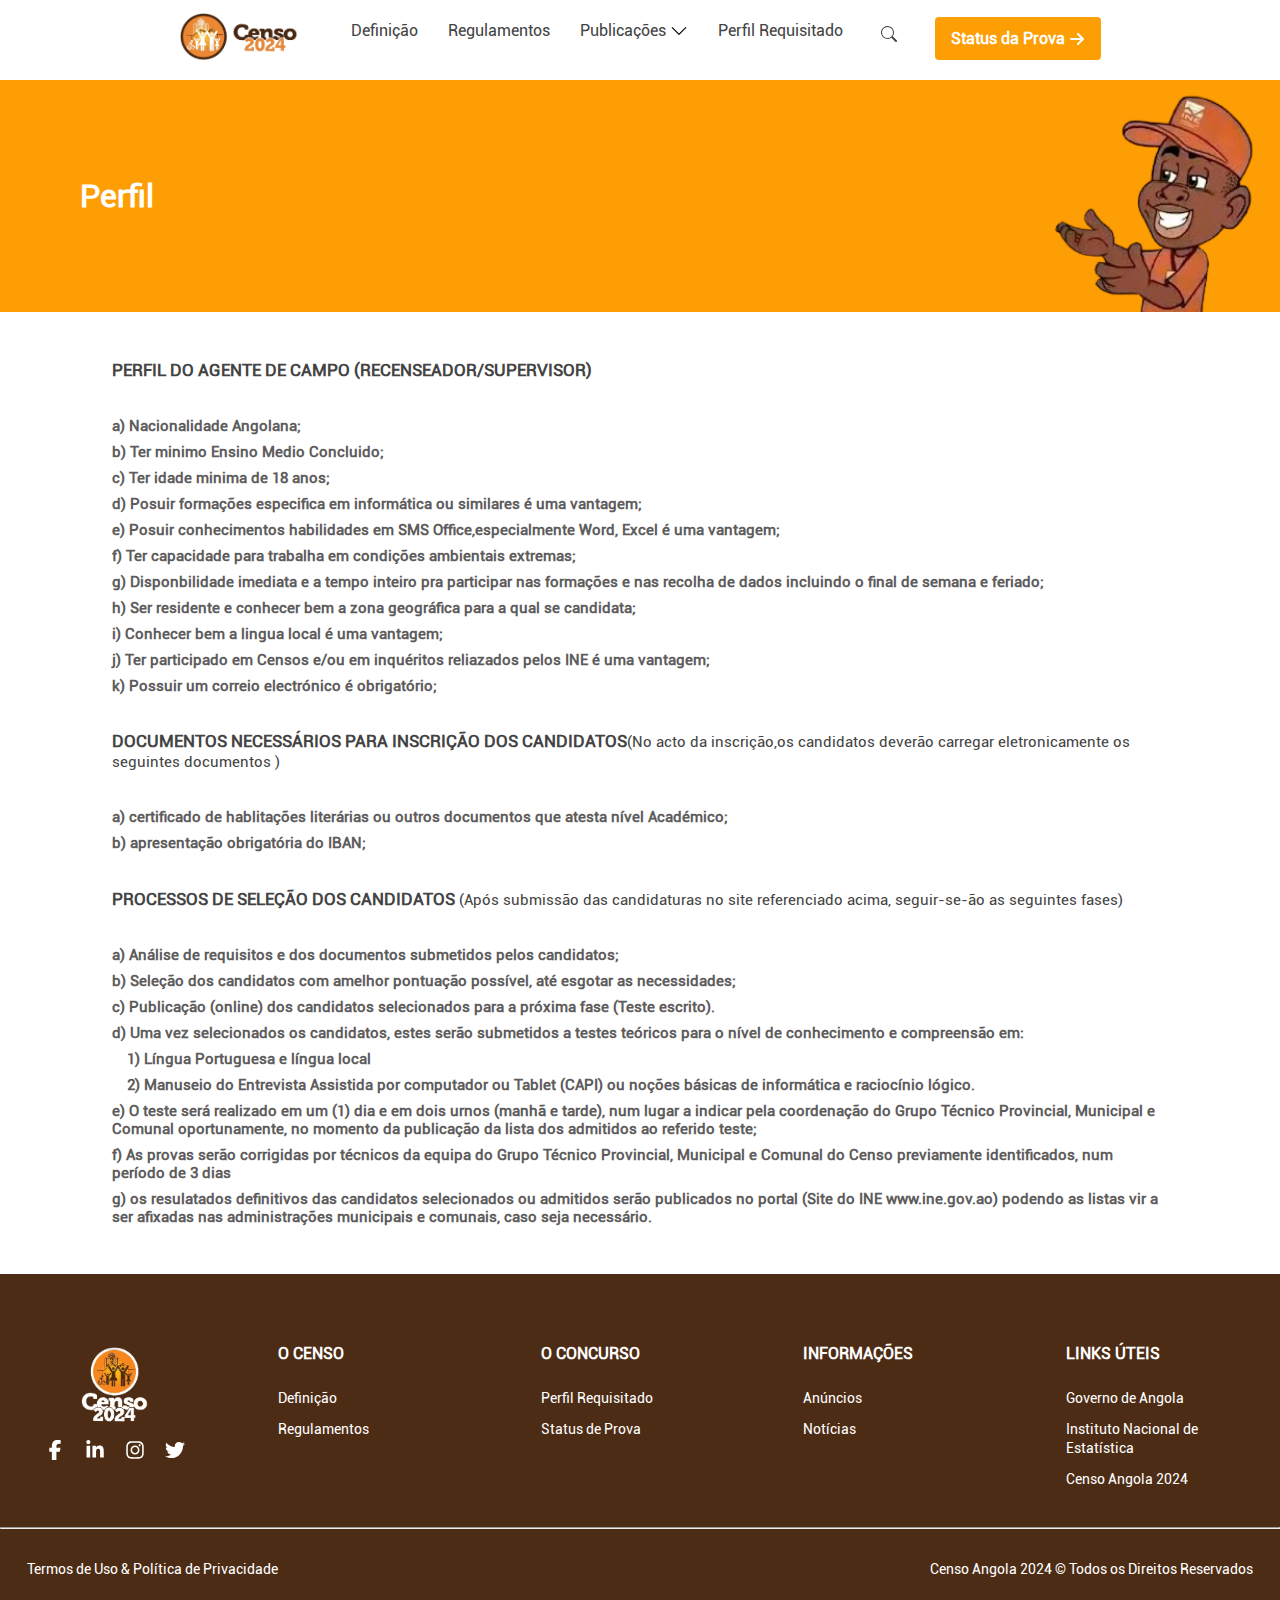
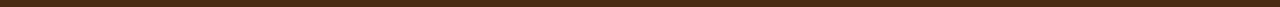
<file: perfil-requisitado.html>
<!DOCTYPE html>
<html lang="pt-br">
<head>
    <meta charset="UTF-8">
    <meta name="viewport" content="width=device-width, initial-scale=1.0">
    <link rel="stylesheet" href="css/index.css">

    <link rel="shortcut icon" href="img/logo-white.png" type="image/x-icon">
    <title>Perfil - Censo 2024 Oficial</title>
</head>
<body>

    <header>

        <div>
            <a href="index.html">
                <img class="img-logo" src="img/logoCenso.png" alt="">
            </a>
        </div>

        <nav class="nav">

            <ul class="lista-link">
                <li>
                    <a href="definição.html">Definição</a>
                </li>
                <li>
                    <a href="regulamento.html">Regulamentos</a>
                </li>
                <li class="drop">
                    <a href="#">
                        Publicações 
                        <svg xmlns="http://www.w3.org/2000/svg" class="bi bi-chevron-down" viewBox="0 0 16 16">
                        <path fill-rule="evenodd" d="M1.646 4.646a.5.5 0 0 1 .708 0L8 10.293l5.646-5.647a.5.5 0 0 1 .708.708l-6 6a.5.5 0 0 1-.708 0l-6-6a.5.5 0 0 1 0-.708"/>
                        </svg>
                    </a>

                    <div class="dropdown">
                        <a href="anuncio.html">Anúncios</a>
                        <a href="notice.html">Notícias</a>
                    </div>
                    
                </li>
                <li>
                    <a href="perfil-requisitado.html">Perfil Requisitado</a>
                </li>

                <li>
                    <button class="btn-pesquisa">
                        <svg xmlns="http://www.w3.org/2000/svg" class="bi bi-search" viewBox="0 0 16 16">
                            <path d="M11.742 10.344a6.5 6.5 0 1 0-1.397 1.398h-.001q.044.06.098.115l3.85 3.85a1 1 0 0 0 1.415-1.414l-3.85-3.85a1 1 0 0 0-.115-.1zM12 6.5a5.5 5.5 0 1 1-11 0 5.5 5.5 0 0 1 11 0"/>
                          </svg>
                    </button>
                </li>
            </ul>

            <button class="btn-nav">
                <span>Status da Prova</span>
                <svg xmlns="http://www.w3.org/2000/svg" viewBox="0 0 448 512"><path d="M438.6 278.6c12.5-12.5 12.5-32.8 0-45.3l-160-160c-12.5-12.5-32.8-12.5-45.3 0s-12.5 32.8 0 45.3L338.8 224 32 224c-17.7 0-32 14.3-32 32s14.3 32 32 32l306.7 0L233.4 393.4c-12.5 12.5-12.5 32.8 0 45.3s32.8 12.5 45.3 0l160-160z"/></svg>
            </button>
        </nav>

        <div class="menu">
            <button id="open-menu">
                <svg xmlns="http://www.w3.org/2000/svg" viewBox="0 0 448 512"><path d="M0 96C0 78.3 14.3 64 32 64l384 0c17.7 0 32 14.3 32 32s-14.3 32-32 32L32 128C14.3 128 0 113.7 0 96zM0 256c0-17.7 14.3-32 32-32l384 0c17.7 0 32 14.3 32 32s-14.3 32-32 32L32 288c-17.7 0-32-14.3-32-32zM448 416c0 17.7-14.3 32-32 32L32 448c-17.7 0-32-14.3-32-32s14.3-32 32-32l384 0c17.7 0 32 14.3 32 32z"/></svg>
            </button>

            <button id="close-menu">
                <svg xmlns="http://www.w3.org/2000/svg" viewBox="0 0 384 512"><path d="M376.6 84.5c11.3-13.6 9.5-33.8-4.1-45.1s-33.8-9.5-45.1 4.1L192 206 56.6 43.5C45.3 29.9 25.1 28.1 11.5 39.4S-3.9 70.9 7.4 84.5L150.3 256 7.4 427.5c-11.3 13.6-9.5 33.8 4.1 45.1s33.8 9.5 45.1-4.1L192 306 327.4 468.5c11.3 13.6 31.5 15.4 45.1 4.1s15.4-31.5 4.1-45.1L233.7 256 376.6 84.5z"/></svg>
            </button>
        </div>

    </header>

    <div class="margin"></div>

    <main>
        <section class="definicao-1">

            <h1 class="h-diz">Perfil</h1>

            <img src="img/mascote-censo.png" alt="">
        </section>

        <section class="Perfil-2">

            <h3>Perfil do agente de campo (Recenseador/Supervisor)</h3>

            <div class="list-perfil">
                <p> 
                    <span>a)</span>
                   Nacionalidade Angolana;
                </p>
                <p> 
                    <span>b)</span>
                    Ter minimo Ensino Medio Concluido;
                </p>
                <p> 
                    <span>c)</span>
                    Ter idade minima de 18 anos;
                </p>
                <p> 
                    <span>d)</span>
                    Posuir formações especifica em informática ou similares é uma vantagem;
                </p>
                <p> 
                    <span>e)</span>
                    Posuir conhecimentos habilidades em SMS Office,especialmente Word, Excel é uma vantagem;
                </p>
                <p> 
                    <span>f)</span>
                    Ter capacidade para trabalha em condições ambientais  extremas;
                </p>
                <p> 
                    <span>g)</span>
                    Disponbilidade imediata e a tempo inteiro pra participar nas formações e nas recolha de dados incluindo o final de semana e feriado;
                </p>
                <p> 
                    <span>h)</span>
                    Ser residente e conhecer bem a zona geográfica para a qual se candidata;
                </p>
                <p> 
                    <span>i)</span>
                    Conhecer bem a lingua local é uma vantagem;
                </p>
                <p> 
                    <span>j)</span>
                    Ter participado em Censos e/ou em inquéritos reliazados pelos INE é uma vantagem;
                </p>
                <p> 
                    <span>k)</span>
                    Possuir um correio electrónico é obrigatório;
                </p>
            </div>

            <h3>Documentos necessários para inscrição dos candidatos<span>(No acto da inscrição,os candidatos  deverão carregar eletronicamente os seguintes documentos )</span></h3>

            <div class="list-perfil">
                <p> 
                    <span>a)</span>
                    certificado de hablitações literárias ou outros documentos que atesta nível Académico;
                </p>
                <p> 
                    <span>b)</span>
                    apresentação obrigatória do IBAN;
                </p>
            </div>

            <h3>Processos de seleção dos candidatos<span> (Após submissão das candidaturas no site referenciado acima, seguir-se-ão as seguintes fases)</span></h3>

            <div class="list-perfil">
                <p> 
                    <span>a)</span>
                    Análise de requisitos e dos documentos submetidos pelos candidatos;
                </p>
                <p> 
                    <span>b)</span>
                    Seleção dos candidatos com amelhor pontuação possível, até esgotar as necessidades;
                </p>
                <p> 
                    <span>c)</span>
                    Publicação (online) dos candidatos selecionados para a próxima fase (Teste escrito).
                </p>
                <p> 
                    <span>d)</span>
                    Uma vez selecionados os candidatos, estes serão submetidos a testes teóricos para o nível de conhecimento e compreensão em:
                </p>

                <p class="sub-item">
                    <span>1)</span>
                    Língua Portuguesa e língua local
                </p>

                <p class="sub-item">
                    <span>2)</span>
                    Manuseio do Entrevista Assistida por computador ou Tablet (CAPI) ou noções básicas de informática e raciocínio lógico.
                </p>

                <p> 
                    <span>e)</span>
                    O teste será realizado em um (1) dia e em dois urnos (manhã e tarde), num lugar a indicar pela coordenação do Grupo Técnico Provincial, Municipal e Comunal oportunamente, no momento da publicação da lista dos admitidos ao referido teste;
                </p>
                <p> 
                    <span>f)</span>
                    As provas serão corrigidas por técnicos da equipa do Grupo Técnico Provincial, Municipal e Comunal do Censo previamente identificados, num período de 3 dias
                </p>
                <p> 
                    <span>g)</span>
                    os resulatados definitivos das candidatos selecionados ou admitidos serão publicados no portal (Site do INE www.ine.gov.ao) podendo as listas vir a ser afixadas nas administrações municipais e comunais, caso seja necessário.
                </p>
            </div>
           
        </section>
    </main>

    <footer>

        <section class="footer-top">

            <div class="one">

                <img src="img/logo-white.png" alt="">

                <ul>
                    <li>
                        <a href="#"><svg xmlns="http://www.w3.org/2000/svg" viewBox="0 0 320 512"><path d="M80 299.3V512H196V299.3h86.5l18-97.8H196V166.9c0-51.7 20.3-71.5 72.7-71.5c16.3 0 29.4 .4 37 1.2V7.9C291.4 4 256.4 0 236.2 0C129.3 0 80 50.5 80 159.4v42.1H14v97.8H80z"/></svg></a>
                    </li>

                    <li>
                        <a href="#"><svg xmlns="http://www.w3.org/2000/svg" viewBox="0 0 448 512"><path d="M100.28 448H7.4V148.9h92.88zM53.79 108.1C24.09 108.1 0 83.5 0 53.8a53.79 53.79 0 0 1 107.58 0c0 29.7-24.1 54.3-53.79 54.3zM447.9 448h-92.68V302.4c0-34.7-.7-79.2-48.29-79.2-48.29 0-55.69 37.7-55.69 76.7V448h-92.78V148.9h89.08v40.8h1.3c12.4-23.5 42.69-48.3 87.88-48.3 94 0 111.28 61.9 111.28 142.3V448z"/></svg></a>
                    </li>

                    <li>
                        <a href="#">
                            <svg xmlns="http://www.w3.org/2000/svg" viewBox="0 0 448 512"><path d="M224.1 141c-63.6 0-114.9 51.3-114.9 114.9s51.3 114.9 114.9 114.9S339 319.5 339 255.9 287.7 141 224.1 141zm0 189.6c-41.1 0-74.7-33.5-74.7-74.7s33.5-74.7 74.7-74.7 74.7 33.5 74.7 74.7-33.6 74.7-74.7 74.7zm146.4-194.3c0 14.9-12 26.8-26.8 26.8-14.9 0-26.8-12-26.8-26.8s12-26.8 26.8-26.8 26.8 12 26.8 26.8zm76.1 27.2c-1.7-35.9-9.9-67.7-36.2-93.9-26.2-26.2-58-34.4-93.9-36.2-37-2.1-147.9-2.1-184.9 0-35.8 1.7-67.6 9.9-93.9 36.1s-34.4 58-36.2 93.9c-2.1 37-2.1 147.9 0 184.9 1.7 35.9 9.9 67.7 36.2 93.9s58 34.4 93.9 36.2c37 2.1 147.9 2.1 184.9 0 35.9-1.7 67.7-9.9 93.9-36.2 26.2-26.2 34.4-58 36.2-93.9 2.1-37 2.1-147.8 0-184.8zM398.8 388c-7.8 19.6-22.9 34.7-42.6 42.6-29.5 11.7-99.5 9-132.1 9s-102.7 2.6-132.1-9c-19.6-7.8-34.7-22.9-42.6-42.6-11.7-29.5-9-99.5-9-132.1s-2.6-102.7 9-132.1c7.8-19.6 22.9-34.7 42.6-42.6 29.5-11.7 99.5-9 132.1-9s102.7-2.6 132.1 9c19.6 7.8 34.7 22.9 42.6 42.6 11.7 29.5 9 99.5 9 132.1s2.7 102.7-9 132.1z"/></svg>
                        </a>
                    </li>

                    <li>
                        <a href="#">
                            <svg xmlns="http://www.w3.org/2000/svg" viewBox="0 0 512 512"><path d="M459.37 151.716c.325 4.548.325 9.097.325 13.645 0 138.72-105.583 298.558-298.558 298.558-59.452 0-114.68-17.219-161.137-47.106 8.447.974 16.568 1.299 25.34 1.299 49.055 0 94.213-16.568 130.274-44.832-46.132-.975-84.792-31.188-98.112-72.772 6.498.974 12.995 1.624 19.818 1.624 9.421 0 18.843-1.3 27.614-3.573-48.081-9.747-84.143-51.98-84.143-102.985v-1.299c13.969 7.797 30.214 12.67 47.431 13.319-28.264-18.843-46.781-51.005-46.781-87.391 0-19.492 5.197-37.36 14.294-52.954 51.655 63.675 129.3 105.258 216.365 109.807-1.624-7.797-2.599-15.918-2.599-24.04 0-57.828 46.782-104.934 104.934-104.934 30.213 0 57.502 12.67 76.67 33.137 23.715-4.548 46.456-13.32 66.599-25.34-7.798 24.366-24.366 44.833-46.132 57.827 21.117-2.273 41.584-8.122 60.426-16.243-14.292 20.791-32.161 39.308-52.628 54.253z"/></svg>
                        </a>
                    </li>
                </ul>

            </div>

            <div class="outros">
                <h4>o censo</h4>
                <ul class="list-footer">
                    <li><a href="definição.html">Definição</a></li>
                    <li><a href="#">Regulamentos</a></li>
                </ul>
            </div>

            <div class="outros">
                <h4>o concurso</h4>
                <ul class="list-footer">
                    <li><a href="perfil-requisitado.html">Perfil Requisitado</a></li>
                    <li><a href="minha-candidatura.html">Status de Prova</a></li>
                </ul>
            </div>

            <div class="outros">
                <h4>Informações</h4>
                <ul class="list-footer">
                    <li><a href="anuncio.html">Anúncios</a></li>
                    <li><a href="notice.html">Notícias</a></li>
                </ul>
            </div>

            <div class="outros">
                <h4>Links úteis</h4>
                <ul class="list-footer">
                    <li><a href="#">Governo de Angola</a></li>
                    <li><a href="#">Instituto Nacional de Estatística</a></li>
                    <li><a href="#">Censo Angola 2024</a></li>
                </ul>
            </div>

        </section>

        <hr>

        <div class="end">
            <p>Termos de Uso & Política de Privacidade</p>
            <p>Censo Angola 2024 &copy; Todos os Direitos Reservados</p>
        </div>


    </footer>

    <script src="js/script.js"></script>
</body>
</html>
</file>
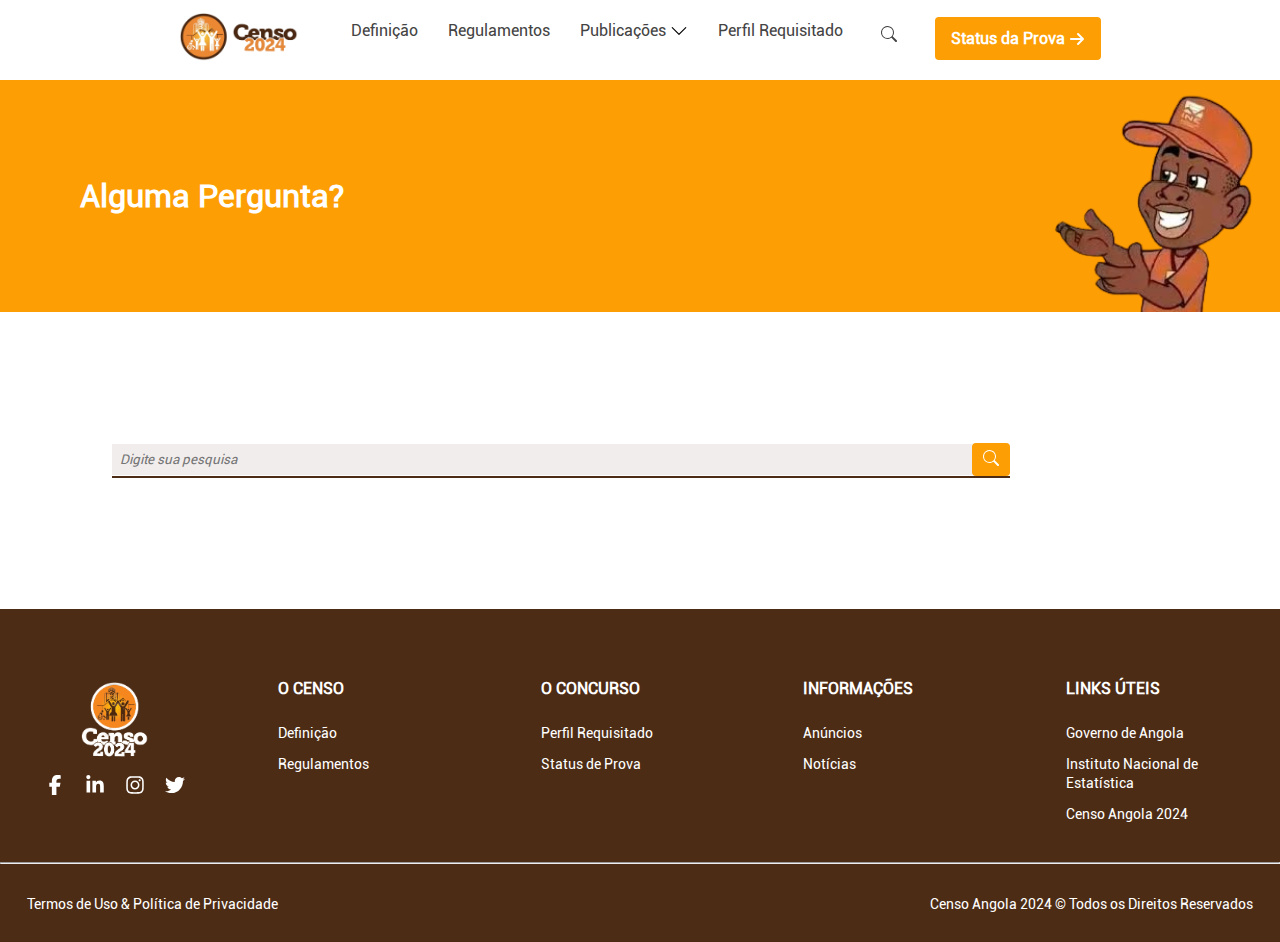
<file: pesquisar.html>
<!DOCTYPE html>
<html lang="pt-br">
<head>
    <meta charset="UTF-8">
    <meta name="viewport" content="width=device-width, initial-scale=1.0">
    <link rel="stylesheet" href="css/index.css">

    <link rel="shortcut icon" href="img/logo-white.png" type="image/x-icon">
    <title>Pesquisar - Censo 2024 Oficial</title>
</head>
<body>

    <header>

        <div>
            <a href="index.html">
                <img class="img-logo" src="img/logoCenso.png" alt="">
            </a>
        </div>

        <nav class="nav">

            <ul class="lista-link">
                <li>
                    <a href="definição.html">Definição</a>
                </li>
                <li>
                    <a href="regulamento.html">Regulamentos</a>
                </li>
                <li class="drop">
                    <a href="#">
                        Publicações 
                        <svg xmlns="http://www.w3.org/2000/svg" class="bi bi-chevron-down" viewBox="0 0 16 16">
                        <path fill-rule="evenodd" d="M1.646 4.646a.5.5 0 0 1 .708 0L8 10.293l5.646-5.647a.5.5 0 0 1 .708.708l-6 6a.5.5 0 0 1-.708 0l-6-6a.5.5 0 0 1 0-.708"/>
                        </svg>
                    </a>

                    <div class="dropdown">
                        <a href="anuncio.html">Anúncios</a>
                        <a href="notice.html">Notícias</a>
                    </div>
                    
                </li>
                <li>
                    <a href="perfil-requisitado.html">Perfil Requisitado</a>
                </li>

                <li>
                    <button class="btn-pesquisa">
                        <svg xmlns="http://www.w3.org/2000/svg" class="bi bi-search" viewBox="0 0 16 16">
                            <path d="M11.742 10.344a6.5 6.5 0 1 0-1.397 1.398h-.001q.044.06.098.115l3.85 3.85a1 1 0 0 0 1.415-1.414l-3.85-3.85a1 1 0 0 0-.115-.1zM12 6.5a5.5 5.5 0 1 1-11 0 5.5 5.5 0 0 1 11 0"/>
                          </svg>
                    </button>
                </li>
            </ul>

            <button class="btn-nav">
                <span>Status da Prova</span>
                <svg xmlns="http://www.w3.org/2000/svg" viewBox="0 0 448 512"><path d="M438.6 278.6c12.5-12.5 12.5-32.8 0-45.3l-160-160c-12.5-12.5-32.8-12.5-45.3 0s-12.5 32.8 0 45.3L338.8 224 32 224c-17.7 0-32 14.3-32 32s14.3 32 32 32l306.7 0L233.4 393.4c-12.5 12.5-12.5 32.8 0 45.3s32.8 12.5 45.3 0l160-160z"/></svg>
            </button>
        </nav>

        <div class="menu">
            <button id="open-menu">
                <svg xmlns="http://www.w3.org/2000/svg" viewBox="0 0 448 512"><path d="M0 96C0 78.3 14.3 64 32 64l384 0c17.7 0 32 14.3 32 32s-14.3 32-32 32L32 128C14.3 128 0 113.7 0 96zM0 256c0-17.7 14.3-32 32-32l384 0c17.7 0 32 14.3 32 32s-14.3 32-32 32L32 288c-17.7 0-32-14.3-32-32zM448 416c0 17.7-14.3 32-32 32L32 448c-17.7 0-32-14.3-32-32s14.3-32 32-32l384 0c17.7 0 32 14.3 32 32z"/></svg>
            </button>

            <button id="close-menu">
                <svg xmlns="http://www.w3.org/2000/svg" viewBox="0 0 384 512"><path d="M376.6 84.5c11.3-13.6 9.5-33.8-4.1-45.1s-33.8-9.5-45.1 4.1L192 206 56.6 43.5C45.3 29.9 25.1 28.1 11.5 39.4S-3.9 70.9 7.4 84.5L150.3 256 7.4 427.5c-11.3 13.6-9.5 33.8 4.1 45.1s33.8 9.5 45.1-4.1L192 306 327.4 468.5c11.3 13.6 31.5 15.4 45.1 4.1s15.4-31.5 4.1-45.1L233.7 256 376.6 84.5z"/></svg>
            </button>
        </div>

    </header>

    <div class="margin"></div>

    <main>
        <section class="definicao-1">

            <h1 class="h-diz">Alguma Pergunta?</h1>

            <img src="img/mascote-censo.png" alt="">
        </section>

        <section class="pesquisa-2">

            <div class="pesquisa">
                <input type="search" name="" id="" placeholder="Digite sua pesquisa">

                <button type="submit">
                    <svg xmlns="http://www.w3.org/2000/svg" class="bi bi-search" viewBox="0 0 16 16">
                    <path d="M11.742 10.344a6.5 6.5 0 1 0-1.397 1.398h-.001q.044.06.098.115l3.85 3.85a1 1 0 0 0 1.415-1.414l-3.85-3.85a1 1 0 0 0-.115-.1zM12 6.5a5.5 5.5 0 1 1-11 0 5.5 5.5 0 0 1 11 0"/>
                  </svg>
                </button>
            </div>
           
        </section>
    </main>

    <footer>

        <section class="footer-top">

            <div class="one">

                <img src="img/logo-white.png" alt="">

                <ul>
                    <li>
                        <a href="#"><svg xmlns="http://www.w3.org/2000/svg" viewBox="0 0 320 512"><path d="M80 299.3V512H196V299.3h86.5l18-97.8H196V166.9c0-51.7 20.3-71.5 72.7-71.5c16.3 0 29.4 .4 37 1.2V7.9C291.4 4 256.4 0 236.2 0C129.3 0 80 50.5 80 159.4v42.1H14v97.8H80z"/></svg></a>
                    </li>

                    <li>
                        <a href="#"><svg xmlns="http://www.w3.org/2000/svg" viewBox="0 0 448 512"><path d="M100.28 448H7.4V148.9h92.88zM53.79 108.1C24.09 108.1 0 83.5 0 53.8a53.79 53.79 0 0 1 107.58 0c0 29.7-24.1 54.3-53.79 54.3zM447.9 448h-92.68V302.4c0-34.7-.7-79.2-48.29-79.2-48.29 0-55.69 37.7-55.69 76.7V448h-92.78V148.9h89.08v40.8h1.3c12.4-23.5 42.69-48.3 87.88-48.3 94 0 111.28 61.9 111.28 142.3V448z"/></svg></a>
                    </li>

                    <li>
                        <a href="#">
                            <svg xmlns="http://www.w3.org/2000/svg" viewBox="0 0 448 512"><path d="M224.1 141c-63.6 0-114.9 51.3-114.9 114.9s51.3 114.9 114.9 114.9S339 319.5 339 255.9 287.7 141 224.1 141zm0 189.6c-41.1 0-74.7-33.5-74.7-74.7s33.5-74.7 74.7-74.7 74.7 33.5 74.7 74.7-33.6 74.7-74.7 74.7zm146.4-194.3c0 14.9-12 26.8-26.8 26.8-14.9 0-26.8-12-26.8-26.8s12-26.8 26.8-26.8 26.8 12 26.8 26.8zm76.1 27.2c-1.7-35.9-9.9-67.7-36.2-93.9-26.2-26.2-58-34.4-93.9-36.2-37-2.1-147.9-2.1-184.9 0-35.8 1.7-67.6 9.9-93.9 36.1s-34.4 58-36.2 93.9c-2.1 37-2.1 147.9 0 184.9 1.7 35.9 9.9 67.7 36.2 93.9s58 34.4 93.9 36.2c37 2.1 147.9 2.1 184.9 0 35.9-1.7 67.7-9.9 93.9-36.2 26.2-26.2 34.4-58 36.2-93.9 2.1-37 2.1-147.8 0-184.8zM398.8 388c-7.8 19.6-22.9 34.7-42.6 42.6-29.5 11.7-99.5 9-132.1 9s-102.7 2.6-132.1-9c-19.6-7.8-34.7-22.9-42.6-42.6-11.7-29.5-9-99.5-9-132.1s-2.6-102.7 9-132.1c7.8-19.6 22.9-34.7 42.6-42.6 29.5-11.7 99.5-9 132.1-9s102.7-2.6 132.1 9c19.6 7.8 34.7 22.9 42.6 42.6 11.7 29.5 9 99.5 9 132.1s2.7 102.7-9 132.1z"/></svg>
                        </a>
                    </li>

                    <li>
                        <a href="#">
                            <svg xmlns="http://www.w3.org/2000/svg" viewBox="0 0 512 512"><path d="M459.37 151.716c.325 4.548.325 9.097.325 13.645 0 138.72-105.583 298.558-298.558 298.558-59.452 0-114.68-17.219-161.137-47.106 8.447.974 16.568 1.299 25.34 1.299 49.055 0 94.213-16.568 130.274-44.832-46.132-.975-84.792-31.188-98.112-72.772 6.498.974 12.995 1.624 19.818 1.624 9.421 0 18.843-1.3 27.614-3.573-48.081-9.747-84.143-51.98-84.143-102.985v-1.299c13.969 7.797 30.214 12.67 47.431 13.319-28.264-18.843-46.781-51.005-46.781-87.391 0-19.492 5.197-37.36 14.294-52.954 51.655 63.675 129.3 105.258 216.365 109.807-1.624-7.797-2.599-15.918-2.599-24.04 0-57.828 46.782-104.934 104.934-104.934 30.213 0 57.502 12.67 76.67 33.137 23.715-4.548 46.456-13.32 66.599-25.34-7.798 24.366-24.366 44.833-46.132 57.827 21.117-2.273 41.584-8.122 60.426-16.243-14.292 20.791-32.161 39.308-52.628 54.253z"/></svg>
                        </a>
                    </li>
                </ul>

            </div>

            <div class="outros">
                <h4>o censo</h4>
                <ul class="list-footer">
                    <li><a href="definição.html">Definição</a></li>
                    <li><a href="regulamento.html">Regulamentos</a></li>
                </ul>
            </div>

            <div class="outros">
                <h4>o concurso</h4>
                <ul class="list-footer">
                    <li><a href="perfil-requisitado.html">Perfil Requisitado</a></li>
                    <li><a href="minha-candidatura.html">Status de Prova</a></li>
                </ul>
            </div>

            <div class="outros">
                <h4>Informações</h4>
                <ul class="list-footer">
                    <li><a href="anuncio.html">Anúncios</a></li>
                    <li><a href="notice.html">Notícias</a></li>
                </ul>
            </div>

            <div class="outros">
                <h4>Links úteis</h4>
                <ul class="list-footer">
                    <li><a href="#">Governo de Angola</a></li>
                    <li><a href="#">Instituto Nacional de Estatística</a></li>
                    <li><a href="#">Censo Angola 2024</a></li>
                </ul>
            </div>

        </section>

        <hr>

        <div class="end">
            <p>Termos de Uso & Política de Privacidade</p>
            <p>Censo Angola 2024 &copy; Todos os Direitos Reservados</p>
        </div>


    </footer>

    <script src="js/script.js"></script>
</body>
</html>
</file>
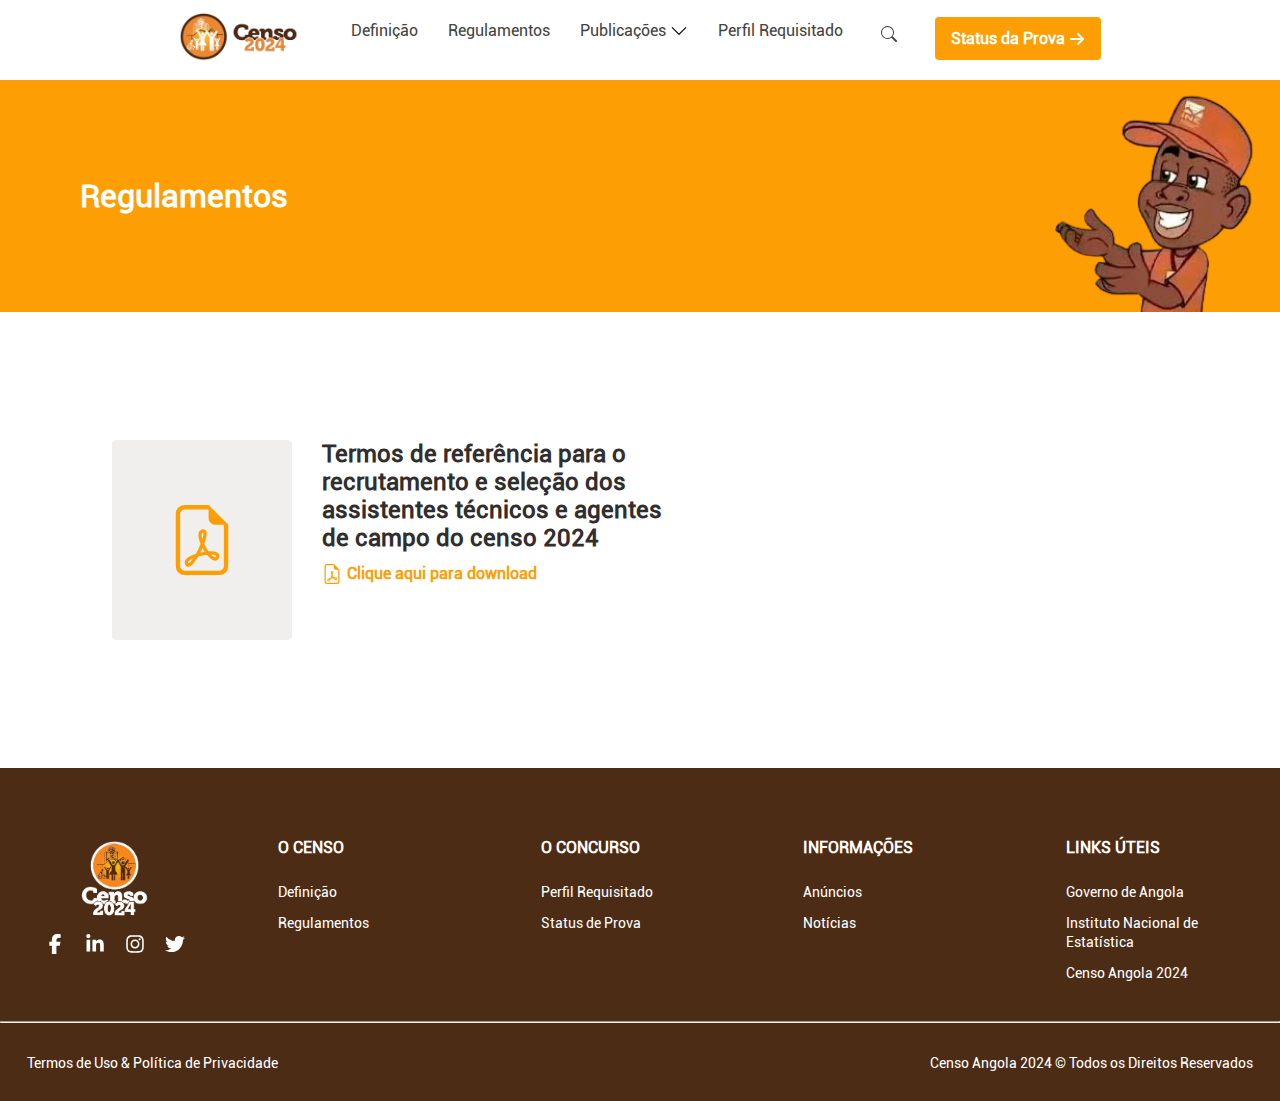
<file: regulamento.html>
<!DOCTYPE html>
<html lang="pt-br">
<head>
    <meta charset="UTF-8">
    <meta name="viewport" content="width=device-width, initial-scale=1.0">
    <link rel="stylesheet" href="css/index.css">

    <link rel="shortcut icon" href="img/logo-white.png" type="image/x-icon">
    <title>Regulamentos - Censo 2024 Oficial</title>
</head>
<body>

    <header>

        <div>
            <a href="index.html">
                <img class="img-logo" src="img/logoCenso.png" alt="">
            </a>
        </div>

        <nav class="nav">

            <ul class="lista-link">
                <li>
                    <a href="definição.html">Definição</a>
                </li>
                <li>
                    <a href="regulamento.html">Regulamentos</a>
                </li>
                <li class="drop">
                    <a href="#">
                        Publicações 
                        <svg xmlns="http://www.w3.org/2000/svg" class="bi bi-chevron-down" viewBox="0 0 16 16">
                        <path fill-rule="evenodd" d="M1.646 4.646a.5.5 0 0 1 .708 0L8 10.293l5.646-5.647a.5.5 0 0 1 .708.708l-6 6a.5.5 0 0 1-.708 0l-6-6a.5.5 0 0 1 0-.708"/>
                        </svg>
                    </a>

                    <div class="dropdown">
                        <a href="anuncio.html">Anúncios</a>
                        <a href="notice.html">Notícias</a>
                    </div>
                    
                </li>
                <li>
                    <a href="perfil-requisitado.html">Perfil Requisitado</a>
                </li>

                <li>
                    <button class="btn-pesquisa">
                        <svg xmlns="http://www.w3.org/2000/svg" class="bi bi-search" viewBox="0 0 16 16">
                            <path d="M11.742 10.344a6.5 6.5 0 1 0-1.397 1.398h-.001q.044.06.098.115l3.85 3.85a1 1 0 0 0 1.415-1.414l-3.85-3.85a1 1 0 0 0-.115-.1zM12 6.5a5.5 5.5 0 1 1-11 0 5.5 5.5 0 0 1 11 0"/>
                          </svg>
                    </button>
                </li>
            </ul>

            <button class="btn-nav">
                <span>Status da Prova</span>
                <svg xmlns="http://www.w3.org/2000/svg" viewBox="0 0 448 512"><path d="M438.6 278.6c12.5-12.5 12.5-32.8 0-45.3l-160-160c-12.5-12.5-32.8-12.5-45.3 0s-12.5 32.8 0 45.3L338.8 224 32 224c-17.7 0-32 14.3-32 32s14.3 32 32 32l306.7 0L233.4 393.4c-12.5 12.5-12.5 32.8 0 45.3s32.8 12.5 45.3 0l160-160z"/></svg>
            </button>
        </nav>

        <div class="menu">
            <button id="open-menu">
                <svg xmlns="http://www.w3.org/2000/svg" viewBox="0 0 448 512"><path d="M0 96C0 78.3 14.3 64 32 64l384 0c17.7 0 32 14.3 32 32s-14.3 32-32 32L32 128C14.3 128 0 113.7 0 96zM0 256c0-17.7 14.3-32 32-32l384 0c17.7 0 32 14.3 32 32s-14.3 32-32 32L32 288c-17.7 0-32-14.3-32-32zM448 416c0 17.7-14.3 32-32 32L32 448c-17.7 0-32-14.3-32-32s14.3-32 32-32l384 0c17.7 0 32 14.3 32 32z"/></svg>
            </button>

            <button id="close-menu">
                <svg xmlns="http://www.w3.org/2000/svg" viewBox="0 0 384 512"><path d="M376.6 84.5c11.3-13.6 9.5-33.8-4.1-45.1s-33.8-9.5-45.1 4.1L192 206 56.6 43.5C45.3 29.9 25.1 28.1 11.5 39.4S-3.9 70.9 7.4 84.5L150.3 256 7.4 427.5c-11.3 13.6-9.5 33.8 4.1 45.1s33.8 9.5 45.1-4.1L192 306 327.4 468.5c11.3 13.6 31.5 15.4 45.1 4.1s15.4-31.5 4.1-45.1L233.7 256 376.6 84.5z"/></svg>
            </button>
        </div>

    </header>

    <div class="margin"></div>

    <main>
        <section class="definicao-1">

            <h1 class="h-diz">Regulamentos</h1>

            <img src="img/mascote-censo.png" alt="">
        </section>

        <section class="definicao-2">

           <div class="regulamentos">

                <div class="file">
                    <svg xmlns="http://www.w3.org/2000/svg" class="bi bi-file-earmark-pdf" viewBox="0 0 16 16">
                        <path d="M14 14V4.5L9.5 0H4a2 2 0 0 0-2 2v12a2 2 0 0 0 2 2h8a2 2 0 0 0 2-2M9.5 3A1.5 1.5 0 0 0 11 4.5h2V14a1 1 0 0 1-1 1H4a1 1 0 0 1-1-1V2a1 1 0 0 1 1-1h5.5z"/>
                        <path d="M4.603 14.087a.8.8 0 0 1-.438-.42c-.195-.388-.13-.776.08-1.102.198-.307.526-.568.897-.787a7.7 7.7 0 0 1 1.482-.645 20 20 0 0 0 1.062-2.227 7.3 7.3 0 0 1-.43-1.295c-.086-.4-.119-.796-.046-1.136.075-.354.274-.672.65-.823.192-.077.4-.12.602-.077a.7.7 0 0 1 .477.365c.088.164.12.356.127.538.007.188-.012.396-.047.614-.084.51-.27 1.134-.52 1.794a11 11 0 0 0 .98 1.686 5.8 5.8 0 0 1 1.334.05c.364.066.734.195.96.465.12.144.193.32.2.518.007.192-.047.382-.138.563a1.04 1.04 0 0 1-.354.416.86.86 0 0 1-.51.138c-.331-.014-.654-.196-.933-.417a5.7 5.7 0 0 1-.911-.95 11.7 11.7 0 0 0-1.997.406 11.3 11.3 0 0 1-1.02 1.51c-.292.35-.609.656-.927.787a.8.8 0 0 1-.58.029m1.379-1.901q-.25.115-.459.238c-.328.194-.541.383-.647.547-.094.145-.096.25-.04.361q.016.032.026.044l.035-.012c.137-.056.355-.235.635-.572a8 8 0 0 0 .45-.606m1.64-1.33a13 13 0 0 1 1.01-.193 12 12 0 0 1-.51-.858 21 21 0 0 1-.5 1.05zm2.446.45q.226.245.435.41c.24.19.407.253.498.256a.1.1 0 0 0 .07-.015.3.3 0 0 0 .094-.125.44.44 0 0 0 .059-.2.1.1 0 0 0-.026-.063c-.052-.062-.2-.152-.518-.209a4 4 0 0 0-.612-.053zM8.078 7.8a7 7 0 0 0 .2-.828q.046-.282.038-.465a.6.6 0 0 0-.032-.198.5.5 0 0 0-.145.04c-.087.035-.158.106-.196.283-.04.192-.03.469.046.822q.036.167.09.346z"/>
                    </svg>
                </div>

                <div class="descricao">
                    <h1>Termos de referência para o recrutamento e seleção dos assistentes técnicos e agentes de campo do censo 2024</h1>

                    <a href="#">
                        <svg xmlns="http://www.w3.org/2000/svg" class="bi bi-file-earmark-pdf" viewBox="0 0 16 16">
                            <path d="M14 14V4.5L9.5 0H4a2 2 0 0 0-2 2v12a2 2 0 0 0 2 2h8a2 2 0 0 0 2-2M9.5 3A1.5 1.5 0 0 0 11 4.5h2V14a1 1 0 0 1-1 1H4a1 1 0 0 1-1-1V2a1 1 0 0 1 1-1h5.5z"/>
                            <path d="M4.603 14.087a.8.8 0 0 1-.438-.42c-.195-.388-.13-.776.08-1.102.198-.307.526-.568.897-.787a7.7 7.7 0 0 1 1.482-.645 20 20 0 0 0 1.062-2.227 7.3 7.3 0 0 1-.43-1.295c-.086-.4-.119-.796-.046-1.136.075-.354.274-.672.65-.823.192-.077.4-.12.602-.077a.7.7 0 0 1 .477.365c.088.164.12.356.127.538.007.188-.012.396-.047.614-.084.51-.27 1.134-.52 1.794a11 11 0 0 0 .98 1.686 5.8 5.8 0 0 1 1.334.05c.364.066.734.195.96.465.12.144.193.32.2.518.007.192-.047.382-.138.563a1.04 1.04 0 0 1-.354.416.86.86 0 0 1-.51.138c-.331-.014-.654-.196-.933-.417a5.7 5.7 0 0 1-.911-.95 11.7 11.7 0 0 0-1.997.406 11.3 11.3 0 0 1-1.02 1.51c-.292.35-.609.656-.927.787a.8.8 0 0 1-.58.029m1.379-1.901q-.25.115-.459.238c-.328.194-.541.383-.647.547-.094.145-.096.25-.04.361q.016.032.026.044l.035-.012c.137-.056.355-.235.635-.572a8 8 0 0 0 .45-.606m1.64-1.33a13 13 0 0 1 1.01-.193 12 12 0 0 1-.51-.858 21 21 0 0 1-.5 1.05zm2.446.45q.226.245.435.41c.24.19.407.253.498.256a.1.1 0 0 0 .07-.015.3.3 0 0 0 .094-.125.44.44 0 0 0 .059-.2.1.1 0 0 0-.026-.063c-.052-.062-.2-.152-.518-.209a4 4 0 0 0-.612-.053zM8.078 7.8a7 7 0 0 0 .2-.828q.046-.282.038-.465a.6.6 0 0 0-.032-.198.5.5 0 0 0-.145.04c-.087.035-.158.106-.196.283-.04.192-.03.469.046.822q.036.167.09.346z"/>
                        </svg>

                        Clique aqui para download
                    </a>
                </div>

           </div>
           
        </section>
    </main>

    <footer>

        <section class="footer-top">

            <div class="one">

                <img src="img/logo-white.png" alt="">

                <ul>
                    <li>
                        <a href="#"><svg xmlns="http://www.w3.org/2000/svg" viewBox="0 0 320 512"><path d="M80 299.3V512H196V299.3h86.5l18-97.8H196V166.9c0-51.7 20.3-71.5 72.7-71.5c16.3 0 29.4 .4 37 1.2V7.9C291.4 4 256.4 0 236.2 0C129.3 0 80 50.5 80 159.4v42.1H14v97.8H80z"/></svg></a>
                    </li>

                    <li>
                        <a href="#"><svg xmlns="http://www.w3.org/2000/svg" viewBox="0 0 448 512"><path d="M100.28 448H7.4V148.9h92.88zM53.79 108.1C24.09 108.1 0 83.5 0 53.8a53.79 53.79 0 0 1 107.58 0c0 29.7-24.1 54.3-53.79 54.3zM447.9 448h-92.68V302.4c0-34.7-.7-79.2-48.29-79.2-48.29 0-55.69 37.7-55.69 76.7V448h-92.78V148.9h89.08v40.8h1.3c12.4-23.5 42.69-48.3 87.88-48.3 94 0 111.28 61.9 111.28 142.3V448z"/></svg></a>
                    </li>

                    <li>
                        <a href="#">
                            <svg xmlns="http://www.w3.org/2000/svg" viewBox="0 0 448 512"><path d="M224.1 141c-63.6 0-114.9 51.3-114.9 114.9s51.3 114.9 114.9 114.9S339 319.5 339 255.9 287.7 141 224.1 141zm0 189.6c-41.1 0-74.7-33.5-74.7-74.7s33.5-74.7 74.7-74.7 74.7 33.5 74.7 74.7-33.6 74.7-74.7 74.7zm146.4-194.3c0 14.9-12 26.8-26.8 26.8-14.9 0-26.8-12-26.8-26.8s12-26.8 26.8-26.8 26.8 12 26.8 26.8zm76.1 27.2c-1.7-35.9-9.9-67.7-36.2-93.9-26.2-26.2-58-34.4-93.9-36.2-37-2.1-147.9-2.1-184.9 0-35.8 1.7-67.6 9.9-93.9 36.1s-34.4 58-36.2 93.9c-2.1 37-2.1 147.9 0 184.9 1.7 35.9 9.9 67.7 36.2 93.9s58 34.4 93.9 36.2c37 2.1 147.9 2.1 184.9 0 35.9-1.7 67.7-9.9 93.9-36.2 26.2-26.2 34.4-58 36.2-93.9 2.1-37 2.1-147.8 0-184.8zM398.8 388c-7.8 19.6-22.9 34.7-42.6 42.6-29.5 11.7-99.5 9-132.1 9s-102.7 2.6-132.1-9c-19.6-7.8-34.7-22.9-42.6-42.6-11.7-29.5-9-99.5-9-132.1s-2.6-102.7 9-132.1c7.8-19.6 22.9-34.7 42.6-42.6 29.5-11.7 99.5-9 132.1-9s102.7-2.6 132.1 9c19.6 7.8 34.7 22.9 42.6 42.6 11.7 29.5 9 99.5 9 132.1s2.7 102.7-9 132.1z"/></svg>
                        </a>
                    </li>

                    <li>
                        <a href="#">
                            <svg xmlns="http://www.w3.org/2000/svg" viewBox="0 0 512 512"><path d="M459.37 151.716c.325 4.548.325 9.097.325 13.645 0 138.72-105.583 298.558-298.558 298.558-59.452 0-114.68-17.219-161.137-47.106 8.447.974 16.568 1.299 25.34 1.299 49.055 0 94.213-16.568 130.274-44.832-46.132-.975-84.792-31.188-98.112-72.772 6.498.974 12.995 1.624 19.818 1.624 9.421 0 18.843-1.3 27.614-3.573-48.081-9.747-84.143-51.98-84.143-102.985v-1.299c13.969 7.797 30.214 12.67 47.431 13.319-28.264-18.843-46.781-51.005-46.781-87.391 0-19.492 5.197-37.36 14.294-52.954 51.655 63.675 129.3 105.258 216.365 109.807-1.624-7.797-2.599-15.918-2.599-24.04 0-57.828 46.782-104.934 104.934-104.934 30.213 0 57.502 12.67 76.67 33.137 23.715-4.548 46.456-13.32 66.599-25.34-7.798 24.366-24.366 44.833-46.132 57.827 21.117-2.273 41.584-8.122 60.426-16.243-14.292 20.791-32.161 39.308-52.628 54.253z"/></svg>
                        </a>
                    </li>
                </ul>

            </div>

            <div class="outros">
                <h4>o censo</h4>
                <ul class="list-footer">
                    <li><a href="definição.html">Definição</a></li>
                    <li><a href="regulamento.html">Regulamentos</a></li>
                </ul>
            </div>

            <div class="outros">
                <h4>o concurso</h4>
                <ul class="list-footer">
                    <li><a href="perfil-requisitado.html">Perfil Requisitado</a></li>
                    <li><a href="minha-candidatura.html">Status de Prova</a></li>
                </ul>
            </div>

            <div class="outros">
                <h4>Informações</h4>
                <ul class="list-footer">
                    <li><a href="anuncio.html">Anúncios</a></li>
                    <li><a href="notice.html">Notícias</a></li>
                </ul>
            </div>

            <div class="outros">
                <h4>Links úteis</h4>
                <ul class="list-footer">
                    <li><a href="#">Governo de Angola</a></li>
                    <li><a href="#">Instituto Nacional de Estatística</a></li>
                    <li><a href="#">Censo Angola 2024</a></li>
                </ul>
            </div>

        </section>

        <hr>

        <div class="end">
            <p>Termos de Uso & Política de Privacidade</p>
            <p>Censo Angola 2024 &copy; Todos os Direitos Reservados</p>
        </div>


    </footer>

    <script src="js/script.js"></script>
</body>
</html>
</file>
<file: css/index.css>
*{
    margin: 0;
    padding: 0;
    box-sizing: border-box;
    font-family: 'Roboto';
    transition: .5s linear all;
}

@font-face {
    font-family: 'Roboto';
    src: url(RobotoRegular-3m4L.ttf);
}

body{
    scroll-behavior: smooth;
    position: relative;
    overflow-x: hidden;
}

header{
    width: 100vw;
    display: flex;
    align-items: center;
    justify-content: space-between;
    padding: 1% 14%;
    position: fixed;
    top: 0;
    left: 0;
    z-index: 11111;
    background-color: #FFFFFF;
}

.margin{
    width: 100%;
    height: 5rem;
}

.img-logo{
    width: 120px;
}

nav{
    display: flex;
    align-items: center;
    gap: 30px;
}

.lista-link{
    display: flex;
    list-style: none;
    gap: 30px;
}

.lista-link a{
    color: #444343;
    text-decoration: none;
    font-size: 16px;
    font-weight: 500;
}

.lista-link a:hover{
    opacity: .6;
}

.drop{
    display: flex;
    align-items: center;
    gap: 15px;
    position: relative;
    padding-bottom: 1rem;
}

.drop a{
    display: flex;
    align-items: center;
    gap: 4px;
}
.drop a svg{
    width: 18px;
    height: 18px;
    fill: #000000;
}

.drop.roda a svg{
    transform: rotate(-180deg);
}

.drop .dropdown{
    transition: .3s ease;
    display: none;
}

.drop.roda .dropdown{
    display: flex;
    align-items: start;
    flex-direction: column;
    gap: 22px;
    position: absolute;
    top: 110%;
    left: -14%;
    background-color: #FFFFFF;
    padding: 1rem 2rem;
    border-radius: 6px;
    box-shadow: 2px 2px 5px #ccc;
}

.drop .dropdown a:hover{
    opacity: .8;
}

.btn-nav{
    background-color: #fd9e04;
    border: none;
    padding: 10px 14px;
    color: #FFFFFF;
    border-radius: 4px;
    display: flex;
    align-items: center;
    gap: 4px;
    font-weight: 600;
    font-size: 16px;
    border: 2px solid #fd9e04;
}

.btn-nav svg{
    width: 16px;
    height: 16px;
    fill: #FFFFFF;
}

.btn-nav:hover svg{
    transform: translateX(3px);
    fill: #fd9e04;
}

.btn-nav:hover{
    cursor: pointer;
    background-color: #FFFFFF;
    color: #fd9e04;
}

.btn-pesquisa{
    background-color: transparent;
    border: none;
    cursor: pointer;
    padding: 5px 8px;
    border-radius: 4px;
}

.btn-pesquisa:hover{
    background-color: #faf7f7;
}

svg{
    width: 16px;
    height: 16px;
    fill: #444343;
}

.banner{
    width: 100%;
    height: 88vh;
    background-image: url(/img/banner-censo.png);
    background-position: center;
    background-size: cover;
    background-repeat: no-repeat;
}

.front-banner{
    width: 100%;
    height: 100%;
    background-color: rgba(0, 0, 0, 0.7);
    display: flex;
    align-items: center;
    justify-content: center;
    flex-direction: column;
    gap: 1rem;
}

.front-banner h2{
    text-align: center;
    color: #FFFFFF;
    width: 40%;
    line-height: 2rem;
    word-spacing: 0.4rem;
}

.time{
    width: 100%;
    padding: 5rem 3rem;
    background-color: #fd9e04;
    display: grid;
    grid-template-columns: repeat(4, 1fr);
    grid-template-rows: auto;
    place-items: initial;
    justify-content: center;
    gap: 2rem;
}

.time > div{
    display: flex;
    align-items: center;
    justify-content: space-around;
}

.time-info{
    display: flex;
    flex-direction: column;
    align-items: center;
    gap: 5px;
}

.time-info h3{
    color: #ffffff;
    font-size: 6rem;
}

.time-info span{
    color: #FFFFFF;
    font-size: 20px;
}

.dots{
    display: flex;
    flex-direction: column;
    gap: 45px;
    width: 10px;
}

.dots > span{
    border: 2px solid #FFFFFF;
    padding: 2px;
}

.news{
    display: flex;
    flex-direction: column;
    align-items: center;
    gap: 2.5rem;
    width: 100%;
    padding: 2.5rem 1.8rem;
}

.notice{
    width: 100%;
    display: grid;
    grid-template-columns: repeat(4, 1fr);
    grid-template-rows: auto;
}

.notice div{
    display: flex;
    align-items: start;
    flex-direction: column;
    gap: 0.8rem;
}

.notice div img{
    width: 250px;
    border-radius: 5px;
}

.notice div span{
    background-color: #fd9e04;
    color: #FFFFFF;
    padding: 0.5rem 1rem;
    border-radius: 5px;
    font-size: 14px;
    font-weight: 600;
}

.notice div p{
    color: #302e2e;
    font-size: 18px;
    font-weight: bold;
}

.btn-news{
    background-color: #fd9e04;
    padding: 10px 14px;
    color: #FFFFFF;
    border-radius: 4px;
    display: flex;
    align-items: center;
    gap: 4px;
    font-weight: 600;
    font-size: 16px;
    border: 2px solid #fd9e04;

    &:hover{
        cursor: pointer;
        background-color: #FFFFFF;
        color: #fd9e04;

        svg{
            transform: translateX(3px);
            fill: #fd9e04;
        }
    }
}

.btn-news svg{
    width: 16px;
    height: 16px;
    fill: #FFFFFF;
}

.pub{
    width: 100%;
    padding: 2.5rem 3rem;
    display: flex;
    align-items: start;
    flex-direction: column;
}

.pub h3{
    color: #302e2e;
    font-size: 2rem;
}

.pub-item{
    display: flex;
    align-items: center;
    justify-content: space-around;
    width: 100%;
    padding: 1rem 2rem;
}

.pub-item div{
    display: block;
    cursor: pointer;
}

.pub-item div img{
    width: 600px;
    margin-bottom: 12px;
}

.pub-item div h4{
    font-size: 1.4rem;
}

footer{
    background-color: #4d2c15;
    padding: 3rem 1rem 1.4rem 1rem;
    display: flex;
    flex-direction: column;
    gap: 1rem;
    justify-content: center;
    align-items: center;
}

.footer-top{
    display: grid;
    grid-template-columns: repeat(5, 1fr);
    grid-template-rows: auto;
    gap: 4rem;
    padding: 1.4rem 0;
    width: 100%;
}

.one{
    display: flex;
    gap: 16px;
    flex-direction: column;
    align-items: center;
}

.one img{
    width: 100px;
}

.one ul{
    list-style: none;
    display: flex;
    gap: 20px;
}

.one ul li a svg{
    fill: #FFFFFF;
    width: 20px;
    height: 20px;
}

.one ul li a svg:hover{
    fill: #fd9e04;
}

.outros{
    display: flex;
    flex-direction: column;
    gap: 25px;
    align-items: start;
}

.outros h4{
    text-transform: uppercase;
    text-align: start;
    color: #FFFFFF;
    font-size: 16px;
}

.list-footer{
    list-style: none;
    display: flex;
    flex-direction: column;
    gap: 12px;
}

.list-footer li a{
    color: #FFFFFF;
    font-size: 14px;
    text-decoration: none;
}

.list-footer li{
    transition: .3s linear all;
}

.list-footer li:hover{
    transform: translateX(10px);
}

footer > hr{
    width: 100vw;
    background-color: #444343;
}

.end{
    width: 100vw;
    display: flex;
    align-items: center;
    justify-content: space-between;
    padding: 1rem 1.7rem .5rem 1.7rem;
}

.end p{
    font-size: 14px;
    color: #FFFFFF;
}

.end p:hover{
    color: #fd9e04;
    cursor: default;
}

/*  Página de definição  */
.definicao-1{
    background-color: #fd9e04;
    width: 100vw;
    height: auto;
    display: flex;
    align-items: center;
    justify-content: space-between;
    padding: 0 1rem 0 5rem;
}

.definicao-1 img{
    width: 235px;
}

.h-diz{
    color: #FFFFFF;
    font-size: 2rem;
}

.definicao-1 p{
    color: #FFFFFF;
}

.definicao-2{
    width: 100vw;
    height: auto;
    background-color: #FFFFFF;
    display: flex;
    flex-direction: column;
    gap: 2.2rem;
    align-items: start;
    justify-content: center;
    padding: 8rem 7rem;
}

.definicao-2 h1{
    color: #302e2e;
    font-size: 24px;
}

.definicao-2 p{
    font-size: 17px;
    color: #444343;
    width: 70%;
    text-align: justify;
}

/* Página de status de prova */
.Status-2{
    width: 100vw;
    height: 40vh;
    background-color: #FFFFFF;
    display: flex;
    flex-direction: column;
    gap: 2.3rem;
    align-items: start;
    justify-content: center;
    padding: 0 5rem;
}

.pesquisa{
    width: 85%;
    border-bottom: 2px solid #4d2c15;
    display: flex;
    align-items: center;
    justify-content: space-between;
}

.pesquisa input{
    width: 96%;
    border: none;
    padding: 8px;
    outline: none;
    background-color: #f1eded;
    font-style: italic;
}

.pesquisa button{
    background-color: #fd9e04;
    border: none;
    padding: 7px 11px;
    border-radius: 4px;
    cursor: pointer;
}

.pesquisa button svg{
    fill: #FFFFFF;
}

.pesquisa button:hover{
    background-color: #4d2c15;
}

/* página de persquisa  */
.pesquisa-2{
    width: 100vw;
    height: 33vh;
    background-color: #FFFFFF;
    display: flex;
    flex-direction: column;
    gap: 2.3rem;
    align-items: start;
    justify-content: center;
    padding: 0 7rem;
}

/*  págiba de regulamentos*/

.regulamentos{
    display: flex;
    gap: 30px;
}

.file{
    background-color: #f1eeee;
    width: 180px;
    height: 200px;
    display: flex;
    align-items: center;
    justify-content: center;
    border-radius: 4px;
}

.file svg{
    width: 70px;
    height: 70px;
    fill: #fd9e04;
}

.descricao{
    display: flex;
    align-items: start;
    flex-direction: column;
    gap: 12px;
    width: 370px;
}

.descricao h1{
    color: #302e2e;
}

.descricao a{
    display: flex;
    gap: 5px;
    align-items: center;
    text-decoration: none;
    color: #fd9e04;
    font-weight: 600;

    svg{
        width: 20px;
        height: 20px;
        fill: #fd9e04;
    }
}

.descricao a:hover{
    color: blue;

    svg{
        fill: blue;
    }
}

/* página de perfil   */
.Perfil-2{
    width: 100vw;
    background-color: #FFFFFF;
    display: flex;
    flex-direction: column;
    gap: 2.3rem;
    align-items: start;
    justify-content: center;
    padding: 3rem 7rem;
}

.Perfil-2 h3{
    color: #444343;
    text-transform: uppercase;
    font-size: 17px;
}

.Perfil-2 h3 span{
    text-transform: none;
    font-style: normal;
    font-size: 15px;
    font-weight: 500;
}

.list-perfil{
    display: flex;
    align-items: start;
    flex-direction: column;
    gap: 8px;
}

.list-perfil p{
    color: #5e5c5c;
    font-size: 15px;
    font-weight: bold;
}

.list-perfil span{
    font-weight: bold;
}

.sub-item{
    margin-left: 15px;
}

/*  menu responsivo  */

.menu{
    display: none;
    align-items: center;
    gap: 2px;
    cursor: pointer;
}

.menu button{
    background-color: transparent;
    color: #4d2c15;
    border: none;
}

.menu button svg{
    width: 26px;
    height: 26px;
    fill: #4d2c15;
}

/* página de notícias */

.news-2{
    display: flex;
    align-items: center;
    padding: 3rem 2rem;
    width: 100%;
}

.notice2{
    width: 100%;
    display: grid;
    grid-template-columns: repeat(3, 1fr);
    grid-template-rows: auto;
    gap: 2rem;
    padding-left: 2rem;
}

.notice2 div{
    display: flex;
    align-items: start;
    flex-direction: column;
    gap: 0.8rem;
}

.notice2 div img{
    width: 330px;
    border-radius: 5px;
}

.notice2 div span{
    background-color: #fd9e04;
    color: #FFFFFF;
    padding: 0.5rem 1rem;
    border-radius: 5px;
    font-size: 14px;
    font-weight: 600;
}

.notice2 div p{
    color: #302e2e;
    font-size: 18px;
    font-weight: bold;
}

/* Responsividade geral  */

@media(width < 1400px){
    .pub-item{
        padding: 1rem 3rem;
    }

    .pub-item div img{
        width: 500px;
        margin-bottom: 12px;
    }
}

@media(width < 1230px){
    .pub-item div img{
        width: 400px;
        margin-bottom: 12px;
    }

    .pub-item{
        padding: 1rem;
    }

    .pub-item div{
        justify-content: space-between;
    }
}

@media(width < 976px){

    .pub-item div img{
        width: 350px;
        margin-bottom: 12px;
    }
}

@media (width < 1057px) {

    .menu{
        display: flex;
        cursor: pointer;
        z-index: 11;
    }

    nav.ativo{
        position: absolute;
        background-color: #FFFFFF;
        flex-direction: column;
        top: 100%;
        right: 10%;
        padding: .5rem 1.4rem;
        box-shadow: 1px 1px 3px #ccc;
        border-radius: 4px;
    }

    nav.ativo .lista-link{
        flex-direction: column;
        gap: 18px;
    }

    nav{
        position: absolute;
        top: -150%;
    }

    .drop{
        padding-bottom: 0;
    }

    .btn-pesquisa{
        padding: 0;
    }

    .notice{
        width: 100%;
        display: grid;
        grid-template-columns: repeat(3, 1fr);
        grid-template-rows: auto auto;
    }

    .notice2{
        grid-template-columns: repeat(2, 1fr);
        padding-left: 5rem;
    }
}

@media (width < 876px){
    .footer-top{
        grid-template-columns: repeat(3, 1fr);
        grid-template-rows: auto auto;
        place-items: center;
        width: 100%;
    }

    .time{
        display: grid;
        grid-template-columns: repeat(2, 1fr);
        grid-template-rows: auto auto;
        place-items: initial;
        gap: 1.5rem;
    }

    #hid{
        display: none;
    }

    .notice{
        grid-template-columns: repeat(2, 1fr);
    }

    .pub{
        align-items: center;
        justify-content: center;
    }

    .pub-item{
        align-items: start;
        flex-direction: column;
        align-self: center;
        justify-self: center;
    }

    .pub-item div img{
        width: 500px;
    }

    .pub-item div h4{
        margin-bottom: 14px;
    }
}

@media(width < 776px){
    .definicao-2{
        padding: 5rem 1.3rem;
        display: flex;
        flex-direction: column;
        align-items: center;
    }

    .regulamentos{
        display: flex;
        gap: 30px;
        width: 100%;
    }

    .notice2{
        grid-template-columns: repeat(2, 1fr);
        padding-left: 0.5rem;
    }
}

@media (width < 700px) {
    .Perfil-2{
        padding: 2rem 4rem;
    }

    .front-banner h2{
        width: 60%;
    }

    .notice2{
        grid-template-columns: repeat(1, 1fr);
        padding-left: 3rem;
    }
}

@media (width < 576px){
    .footer-top{
        grid-template-columns: repeat(2, 1fr);
        grid-template-rows: auto auto auto;
        align-items: center;
        width: 100%;
    }
    .end{
        padding: 1rem 0.2rem .5rem 0.2rem;
    }

    .end p{
        text-align: center;
        font-size: 0.7rem;
    }

    .regulamentos{
        display: flex;
        gap: 30px;
        width: 100%;
        align-items: center;
        flex-direction: column-reverse;
    }

    .file{
        background-color: #f1eeee;
        width: 100%;
        height: 150px;
        display: flex;
        align-items: center;
        justify-content: center;
        border-radius: 4px;
    }
    
    .file svg{
        width: 70%;
        height: 70%;
        fill: #fd9e04;
    }

    .descricao{
        width: 100%;
        align-items: start;
    }
    
    .descricao h1{
        font-size: 1.3rem;
    }

    .Perfil-2{
        padding: 2rem;
    }

    .Perfil-2 h3{
        font-size: 16px;
        text-align: center;
    }

    .pesquisa-2{
        padding: 0 2rem;
    }

    .pesquisa{
        width: 100%;
    }

    .pesquisa input{
        width: 100%;
    }

    .Status-2{
        padding: 0 1.25rem;
    }

    .front-banner h2{
        width: 70%;
    }

    .notice{
        grid-template-columns: repeat(1, 1fr);
        gap: 2rem;
    }

    .notice2{
        padding-left: 0rem;
    }

    .pub-item div img{
        width: 300px;
    }
}

@media (width < 486px){
    .footer-top{
        grid-template-columns: repeat(1, 1fr);
        grid-template-rows: auto auto auto;
        align-items: center;
        width: 100%;
    }

    footer{
        padding: 1rem 1rem 1.4rem 1rem;
    }

    .definicao-1{
        padding: 1rem 0.3rem;
    }

    .definicao-2 h1{
        font-size: 22px;
        text-align: center;
    }
    
    .definicao-2 p{
        font-size: 16px;
        text-align: justify;
        width: 100%;
    }

    .end{
        display: flex;
        flex-direction: column;
        align-items: center;
        gap: 12px;
    }

    .descricao h1{
        text-align: start;
    }

    .definicao-1 img{
        width: 90px;
    }

    header{
        padding: 1% 5%;
    }

    .front-banner h2{
        width: 100%;
    }

    .time-info h3{
        font-size: 3rem;
    }
    
    .time-info span{
        font-size: 16px;
    }

    .dots{
        gap: 14px;
        width: 10px;
    }
    
    .dots > span{
        padding: 2px;
    }
}
</file>
